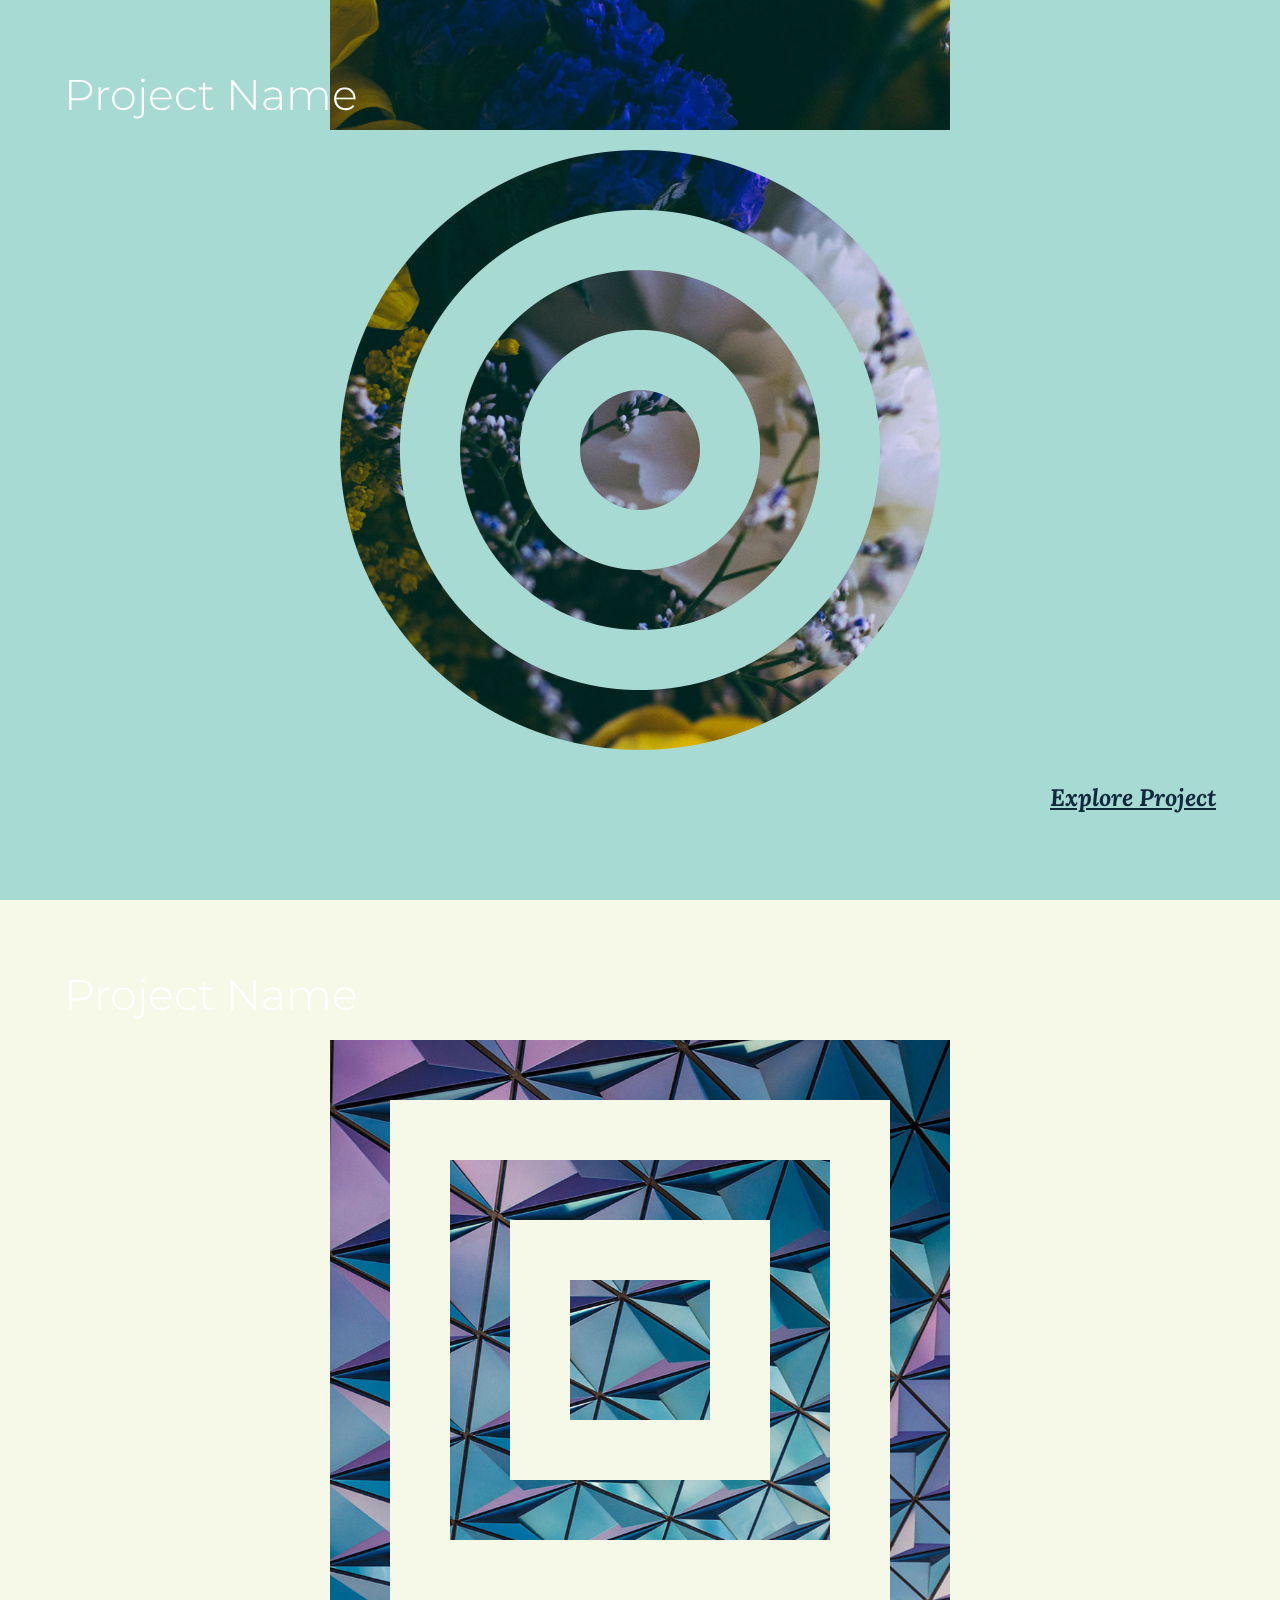
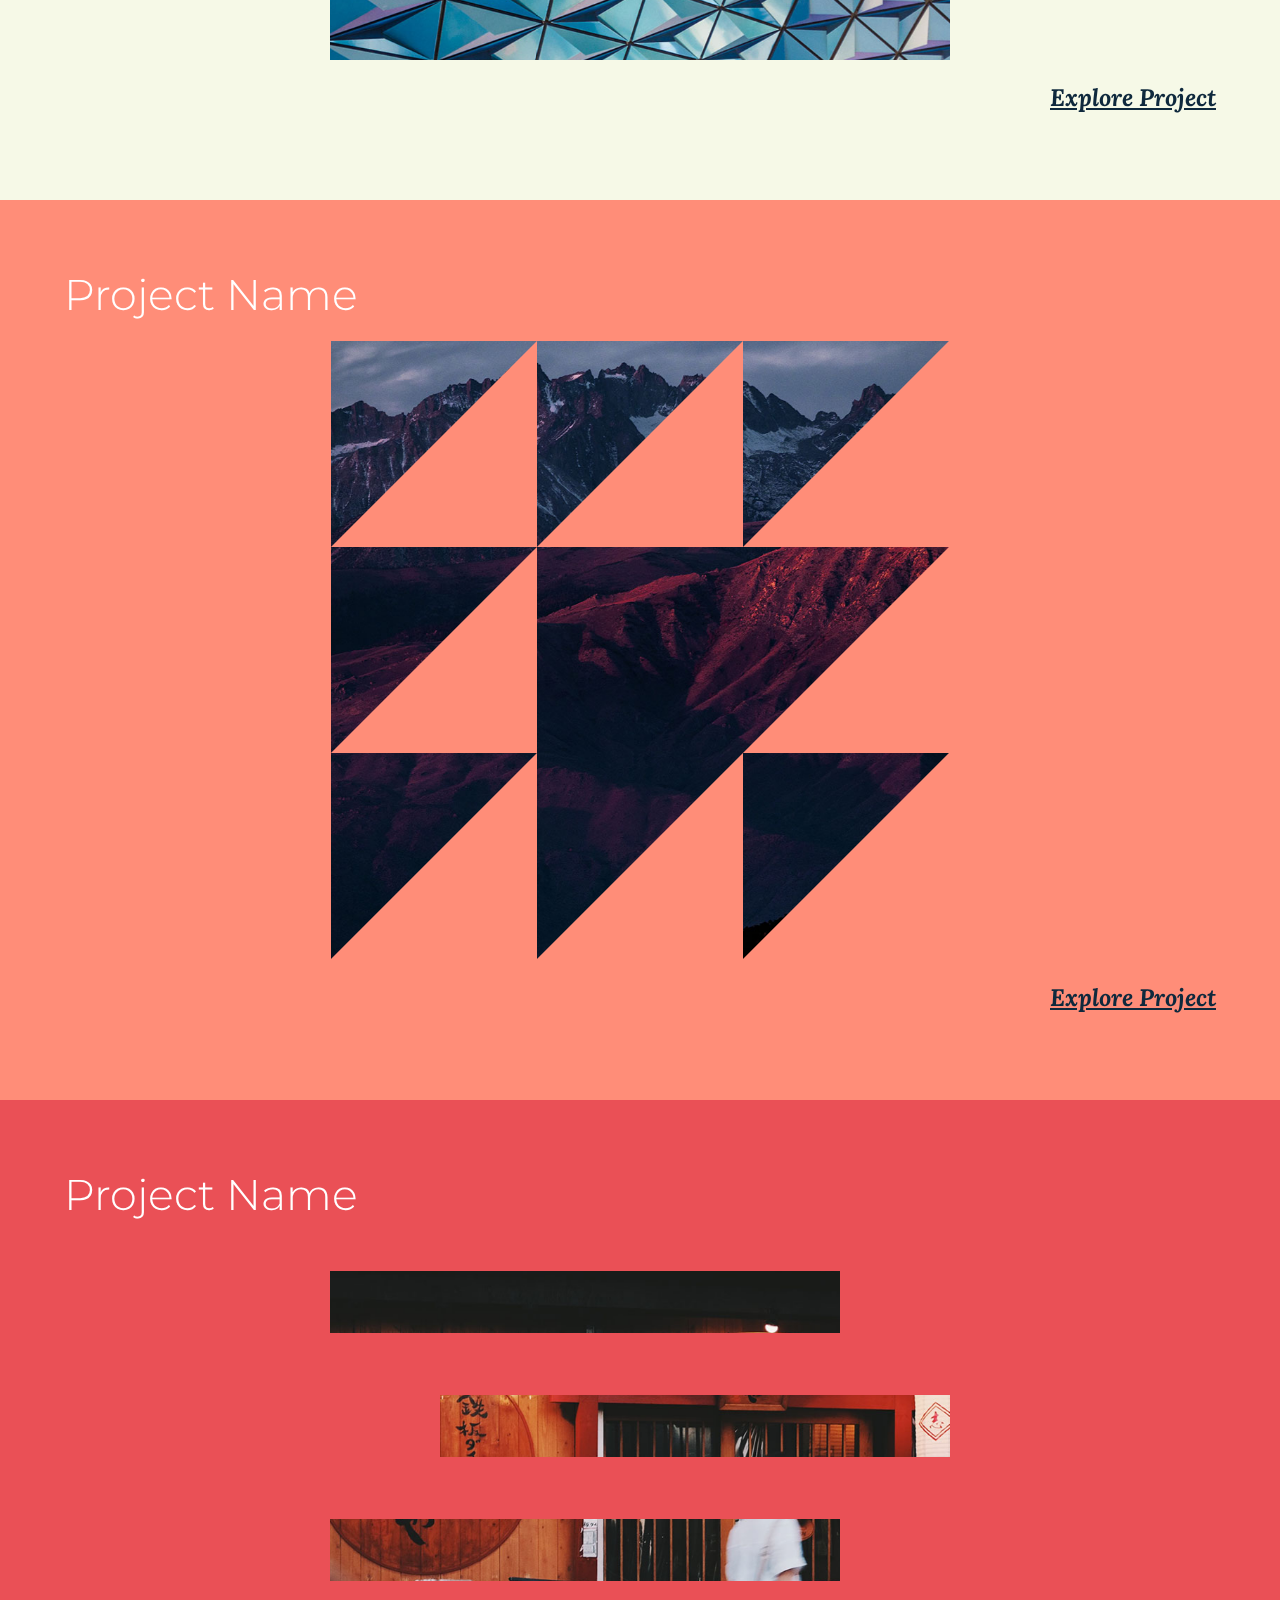
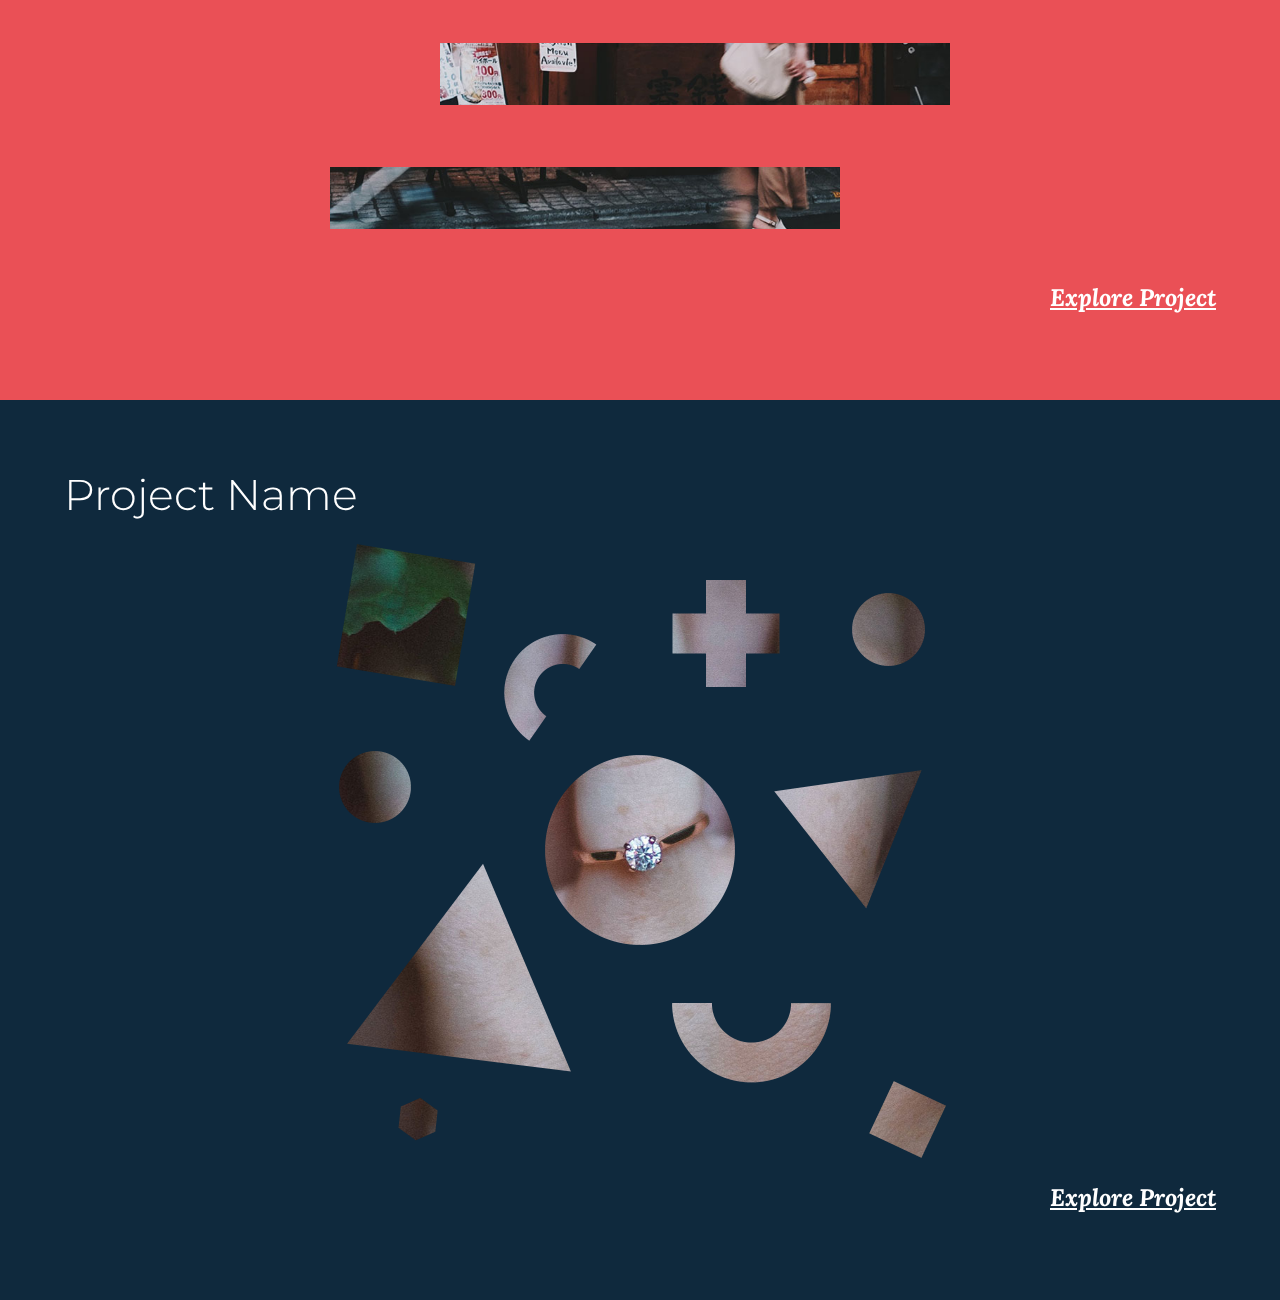
<file: index.html>
<!doctype html>
<html lang="en" class="no-js">
<head>
	<meta charset="UTF-8">
	<meta name="viewport" content="width=device-width, initial-scale=1">

	<link href="https://fonts.googleapis.com/css?family=Lora:700,700i|Roboto:300,400,700" rel="stylesheet">

	<link rel="stylesheet" href="css/reset.css"> <!-- CSS reset -->
	<link rel="stylesheet" href="css/style.css"> <!-- Resource style -->
    <link rel="stylesheet" href="css/particles.css">
    <link rel="stylesheet" href="css/base.css">


  	
	<title>Image Mask Effect | CodyHouse</title>
</head>
<body>
<main class="cd-image-mask-effect">
	<section class="project-1 cd-project-mask">
		<h1>Project Name</h1>
		<div class="featured-image"></div>
		<div class="mask">
			<img src="img/mask-01.png" alt="mask">
			<span class="mask-border mask-border-top"></span>
			<span class="mask-border mask-border-bottom"></span>
			<span class="mask-border mask-border-left"></span>
			<span class="mask-border mask-border-right"></span>
		</div>
        <script>
        </script>

		<a href="#0" class="project-trigger">Explore Project</a>

		<a href="#0" class="cd-scroll cd-img-replace">Scroll down</a>

		<div class="cd-project-info" data-url="project-1">
			<!-- content loaded using js -->
		</div>

		<a href="#0" class="project-close cd-img-replace">Close Project</a>
	</section> <!-- .cd-project-mask -->

	<section class="project-2 cd-project-mask">
		<h1>Project Name</h1>
		<div class="featured-image"></div>
		<div class="mask">
			<img src="img/mask-02.png" alt="mask">
			<span class="mask-border mask-border-top"></span>
			<span class="mask-border mask-border-bottom"></span>
			<span class="mask-border mask-border-left"></span>
			<span class="mask-border mask-border-right"></span>
		</div>

		<a href="#0" class="project-trigger">Explore Project</a>

		<a href="#0" class="cd-scroll cd-img-replace">Scroll down</a>

		<div class="cd-project-info" data-url="project-2">
			<!-- content loaded using js -->
		</div>

		<a href="#0" class="project-close cd-img-replace">Close Project</a>
	</section> <!-- .cd-project-mask -->

	<section class="project-3 cd-project-mask">
		<h1>Project Name</h1>
		<div class="featured-image"></div>
		<div class="mask">
			<img src="img/mask-03.png" alt="mask">
			<span class="mask-border mask-border-top"></span>
			<span class="mask-border mask-border-bottom"></span>
			<span class="mask-border mask-border-left"></span>
			<span class="mask-border mask-border-right"></span>
		</div>

		<a href="#0" class="project-trigger">Explore Project</a>

		<a href="#0" class="cd-scroll cd-img-replace">Scroll down</a>

		<div class="cd-project-info" data-url="project-3">
			<!-- content loaded using js -->
		</div>

		<a href="#0" class="project-close cd-img-replace">Close Project</a>
	</section> <!-- .cd-project-mask -->

	<section class="project-4 cd-project-mask dark-bg">
		<h1>Project Name</h1>
		<div class="featured-image"></div>
		<div class="mask">
			<img src="img/mask-04.png" alt="mask">
			<span class="mask-border mask-border-top"></span>
			<span class="mask-border mask-border-bottom"></span>
			<span class="mask-border mask-border-left"></span>
			<span class="mask-border mask-border-right"></span>
		</div>

		<a href="#0" class="project-trigger">Explore Project</a>

		<a href="#0" class="cd-scroll cd-img-replace">Scroll down</a>

		<div class="cd-project-info" data-url="project-4">
			<!-- content loaded using js -->
		</div>

		<a href="#0" class="project-close cd-img-replace">Close Project</a>
	</section> <!-- .cd-project-mask -->

	<section class="project-5 cd-project-mask dark-bg">
		<h1>Project Name</h1>
		<div class="featured-image"></div>
		<div class="mask">
			<img src="img/mask-05.png" alt="mask">
			<span class="mask-border mask-border-top"></span>
			<span class="mask-border mask-border-bottom"></span>
			<span class="mask-border mask-border-left"></span>
			<span class="mask-border mask-border-right"></span>
		</div>

		<a href="#0" class="project-trigger">Explore Project</a>

		<a href="#0" class="cd-scroll cd-img-replace">Scroll down</a>

		<div class="cd-project-info" data-url="project-5">
			<!-- content loaded using js -->
		</div>

		<a href="#0" class="project-close cd-img-replace">Close Project</a>
	</section> <!-- .cd-project-mask -->
</main>
	
<script src="https://ajax.googleapis.com/ajax/libs/jquery/3.0.0/jquery.min.js"></script>
<script>
	if( !window.jQuery ) document.write('<script src="js/jquery-3.0.0.min.js"><\/script>');
</script>
<script src="js/main.js"></script> <!-- Resource jQuery -->
<script src='js/anime.min.js'></script>
<script src='js/particles.js'></script>
<script src='js/demo.js'></script>
   <script>
            var particles = new Particles('.mask span');
            $('.project-trigger').on('click', function() {
                particles.disintegrate();
            });
    </script>
</body>
</html>
</file>
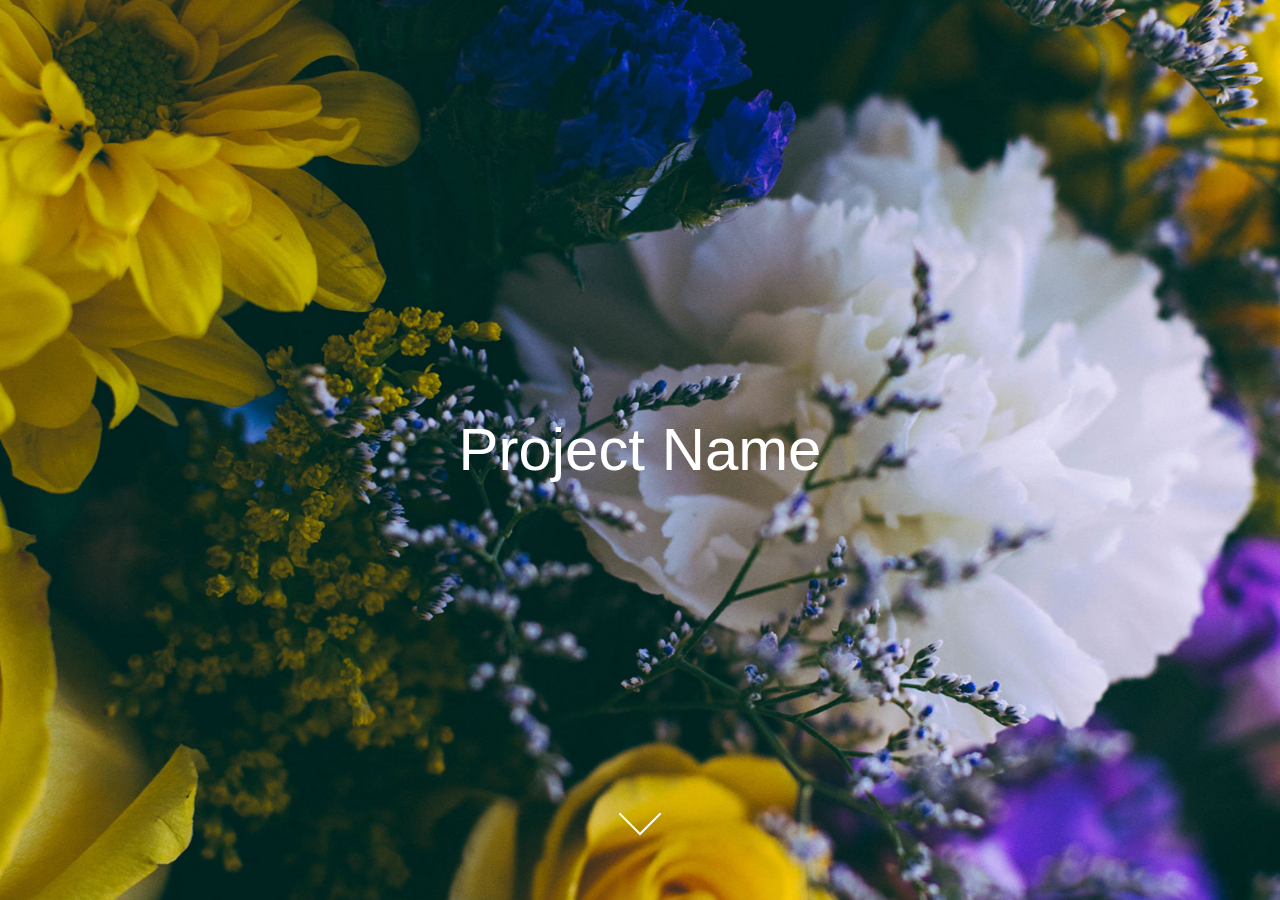
<file: project-1.html>
<!doctype html>
<html lang="en" class="no-js">
<head>
	<meta charset="UTF-8">
	<meta name="viewport" content="width=device-width, initial-scale=1">

	<link rel="stylesheet" href="css/reset.css"> <!-- CSS reset -->
	<link rel="stylesheet" href="css/style.css"> <!-- Resource style -->
  	
	<title>Project 1 | CodyHouse</title>
</head>
<body>
<main class="cd-image-mask-effect">
	<section class="project-1 cd-project-mask project-selected content-visible center-title">
		<h1>Project Name</h1>
		<div class="featured-image"></div>

		<a href="#0" class="cd-scroll cd-img-replace">Scroll down</a>

		<div class="cd-project-info">
			<div class="content-wrapper">
				<p>
					Lorem ipsum dolor sit amet, consectetur adipisicing elit. Minima, quod dicta aliquid nemo repellendus distinctio minus dolor aperiam suscipit, ea enim accusantium, deleniti qui sequi sint nihil modi amet eligendi, quidem animi error labore voluptatibus sed. Qui magnam labore, iusto nostrum. Praesentium non, impedit accusantium consequatur officia architecto, mollitia placeat aperiam tenetur pariatur voluptatibus corrupti vitae deserunt! Nostrum non mollitia deserunt ipsam. Sunt quaerat natus cupiditate iure ipsa voluptatibus recusandae ratione vitae amet distinctio, voluptas, minus vero expedita ea fugit similique sit cumque ad id facere? Ab quas, odio neque quis ratione. Natus labore sit esse, porro placeat eum hic.
				</p>

				<p>
					Lorem ipsum dolor sit amet, consectetur adipisicing elit. Minima, quod dicta aliquid nemo repellendus distinctio minus dolor aperiam suscipit, ea enim accusantium, deleniti qui sequi sint nihil modi amet eligendi, quidem animi error labore voluptatibus sed. Qui magnam labore, iusto nostrum. Praesentium non, impedit accusantium consequatur officia architecto, mollitia placeat aperiam tenetur pariatur voluptatibus corrupti vitae deserunt! Nostrum non mollitia deserunt ipsam. Sunt quaerat natus cupiditate iure ipsa voluptatibus recusandae ratione vitae amet distinctio, voluptas, minus vero expedita ea fugit similique sit cumque ad id facere? Ab quas, odio neque quis ratione. Natus labore sit esse, porro placeat eum hic.
				</p>

				<p>
					Lorem ipsum dolor sit amet, consectetur adipisicing elit. Minima, quod dicta aliquid nemo repellendus distinctio minus dolor aperiam suscipit, ea enim accusantium, deleniti qui sequi sint nihil modi amet eligendi, quidem animi error labore voluptatibus sed. Qui magnam labore, iusto nostrum. Praesentium non, impedit accusantium consequatur officia architecto, mollitia placeat aperiam tenetur pariatur voluptatibus corrupti vitae deserunt! Nostrum non mollitia deserunt ipsam. Sunt quaerat natus cupiditate iure ipsa voluptatibus recusandae ratione vitae amet distinctio, voluptas, minus vero expedita ea fugit similique sit cumque ad id facere? Ab quas, odio neque quis ratione. Natus labore sit esse, porro placeat eum hic.
				</p>
			</div>
		</div>
	</section>
</main>
	
<script src="https://ajax.googleapis.com/ajax/libs/jquery/3.0.0/jquery.min.js"></script>
<script>
	if( !window.jQuery ) document.write('<script src="js/jquery-3.0.0.min.js"><\/script>');
</script>
<script src="js/main.js"></script> <!-- Resource jQuery -->
</body>
</html>
</file>
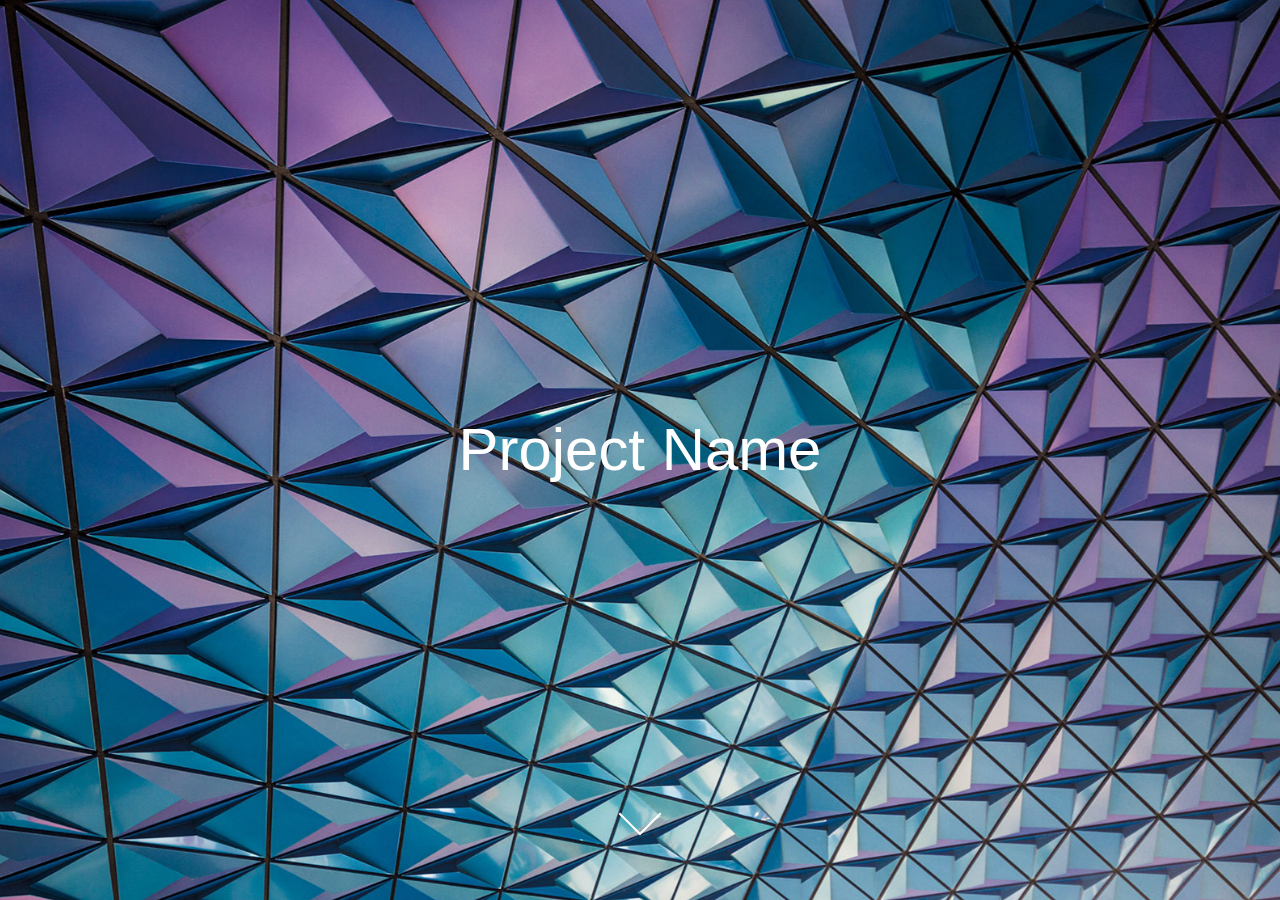
<file: project-2.html>
<!doctype html>
<html lang="en" class="no-js">
<head>
	<meta charset="UTF-8">
	<meta name="viewport" content="width=device-width, initial-scale=1">

	<link rel="stylesheet" href="css/reset.css"> <!-- CSS reset -->
	<link rel="stylesheet" href="css/style.css"> <!-- Resource style -->
  	
	<title>Project 2 | CodyHouse</title>
</head>
<body>
<main class="cd-image-mask-effect">
	<section class="project-2 cd-project-mask project-selected content-visible center-title">
		<h1>Project Name</h1>
		<div class="featured-image"></div>

		<a href="#0" class="cd-scroll cd-img-replace">Scroll down</a>

		<div class="cd-project-info">
			<div class="content-wrapper">
				<p>
					Lorem ipsum dolor sit amet, consectetur adipisicing elit. Minima, quod dicta aliquid nemo repellendus distinctio minus dolor aperiam suscipit, ea enim accusantium, deleniti qui sequi sint nihil modi amet eligendi, quidem animi error labore voluptatibus sed. Qui magnam labore, iusto nostrum. Praesentium non, impedit accusantium consequatur officia architecto, mollitia placeat aperiam tenetur pariatur voluptatibus corrupti vitae deserunt! Nostrum non mollitia deserunt ipsam. Sunt quaerat natus cupiditate iure ipsa voluptatibus recusandae ratione vitae amet distinctio, voluptas, minus vero expedita ea fugit similique sit cumque ad id facere? Ab quas, odio neque quis ratione. Natus labore sit esse, porro placeat eum hic.
				</p>

				<p>
					Lorem ipsum dolor sit amet, consectetur adipisicing elit. Minima, quod dicta aliquid nemo repellendus distinctio minus dolor aperiam suscipit, ea enim accusantium, deleniti qui sequi sint nihil modi amet eligendi, quidem animi error labore voluptatibus sed. Qui magnam labore, iusto nostrum. Praesentium non, impedit accusantium consequatur officia architecto, mollitia placeat aperiam tenetur pariatur voluptatibus corrupti vitae deserunt! Nostrum non mollitia deserunt ipsam. Sunt quaerat natus cupiditate iure ipsa voluptatibus recusandae ratione vitae amet distinctio, voluptas, minus vero expedita ea fugit similique sit cumque ad id facere? Ab quas, odio neque quis ratione. Natus labore sit esse, porro placeat eum hic.
				</p>

				<p>
					Lorem ipsum dolor sit amet, consectetur adipisicing elit. Minima, quod dicta aliquid nemo repellendus distinctio minus dolor aperiam suscipit, ea enim accusantium, deleniti qui sequi sint nihil modi amet eligendi, quidem animi error labore voluptatibus sed. Qui magnam labore, iusto nostrum. Praesentium non, impedit accusantium consequatur officia architecto, mollitia placeat aperiam tenetur pariatur voluptatibus corrupti vitae deserunt! Nostrum non mollitia deserunt ipsam. Sunt quaerat natus cupiditate iure ipsa voluptatibus recusandae ratione vitae amet distinctio, voluptas, minus vero expedita ea fugit similique sit cumque ad id facere? Ab quas, odio neque quis ratione. Natus labore sit esse, porro placeat eum hic.
				</p>
			</div>
		</div>
	</section>
</main>
	
<script src="https://ajax.googleapis.com/ajax/libs/jquery/3.0.0/jquery.min.js"></script>
<script>
	if( !window.jQuery ) document.write('<script src="js/jquery-3.0.0.min.js"><\/script>');
</script>
<script src="js/main.js"></script> <!-- Resource jQuery -->
</body>
</html>
</file>
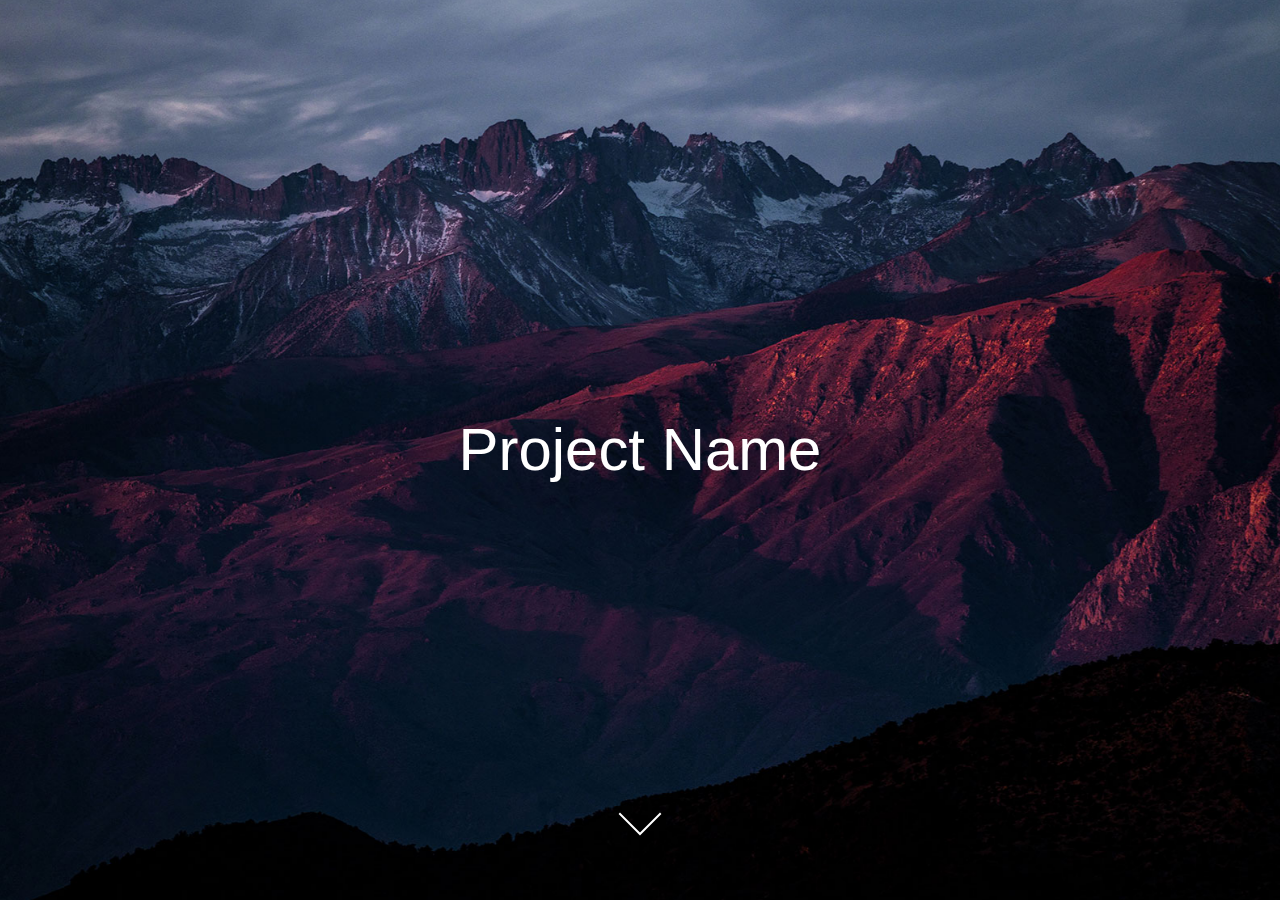
<file: project-3.html>
<!doctype html>
<html lang="en" class="no-js">
<head>
	<meta charset="UTF-8">
	<meta name="viewport" content="width=device-width, initial-scale=1">

	<link rel="stylesheet" href="css/reset.css"> <!-- CSS reset -->
	<link rel="stylesheet" href="css/style.css"> <!-- Resource style -->
  	
	<title>Project 3 | CodyHouse</title>
</head>
<body>
<main class="cd-image-mask-effect">
	<section class="project-3 cd-project-mask project-selected content-visible center-title">
		<h1>Project Name</h1>
		<div class="featured-image"></div>

		<a href="#0" class="cd-scroll cd-img-replace">Scroll down</a>

		<div class="cd-project-info">
			<div class="content-wrapper">
				<p>
					Lorem ipsum dolor sit amet, consectetur adipisicing elit. Minima, quod dicta aliquid nemo repellendus distinctio minus dolor aperiam suscipit, ea enim accusantium, deleniti qui sequi sint nihil modi amet eligendi, quidem animi error labore voluptatibus sed. Qui magnam labore, iusto nostrum. Praesentium non, impedit accusantium consequatur officia architecto, mollitia placeat aperiam tenetur pariatur voluptatibus corrupti vitae deserunt! Nostrum non mollitia deserunt ipsam. Sunt quaerat natus cupiditate iure ipsa voluptatibus recusandae ratione vitae amet distinctio, voluptas, minus vero expedita ea fugit similique sit cumque ad id facere? Ab quas, odio neque quis ratione. Natus labore sit esse, porro placeat eum hic.
				</p>

				<p>
					Lorem ipsum dolor sit amet, consectetur adipisicing elit. Minima, quod dicta aliquid nemo repellendus distinctio minus dolor aperiam suscipit, ea enim accusantium, deleniti qui sequi sint nihil modi amet eligendi, quidem animi error labore voluptatibus sed. Qui magnam labore, iusto nostrum. Praesentium non, impedit accusantium consequatur officia architecto, mollitia placeat aperiam tenetur pariatur voluptatibus corrupti vitae deserunt! Nostrum non mollitia deserunt ipsam. Sunt quaerat natus cupiditate iure ipsa voluptatibus recusandae ratione vitae amet distinctio, voluptas, minus vero expedita ea fugit similique sit cumque ad id facere? Ab quas, odio neque quis ratione. Natus labore sit esse, porro placeat eum hic.
				</p>

				<p>
					Lorem ipsum dolor sit amet, consectetur adipisicing elit. Minima, quod dicta aliquid nemo repellendus distinctio minus dolor aperiam suscipit, ea enim accusantium, deleniti qui sequi sint nihil modi amet eligendi, quidem animi error labore voluptatibus sed. Qui magnam labore, iusto nostrum. Praesentium non, impedit accusantium consequatur officia architecto, mollitia placeat aperiam tenetur pariatur voluptatibus corrupti vitae deserunt! Nostrum non mollitia deserunt ipsam. Sunt quaerat natus cupiditate iure ipsa voluptatibus recusandae ratione vitae amet distinctio, voluptas, minus vero expedita ea fugit similique sit cumque ad id facere? Ab quas, odio neque quis ratione. Natus labore sit esse, porro placeat eum hic.
				</p>
			</div>
		</div>
	</section>
</main>
	
<script src="https://ajax.googleapis.com/ajax/libs/jquery/3.0.0/jquery.min.js"></script>
<script>
	if( !window.jQuery ) document.write('<script src="js/jquery-3.0.0.min.js"><\/script>');
</script>
<script src="js/main.js"></script> <!-- Resource jQuery -->
</body>
</html>
</file>
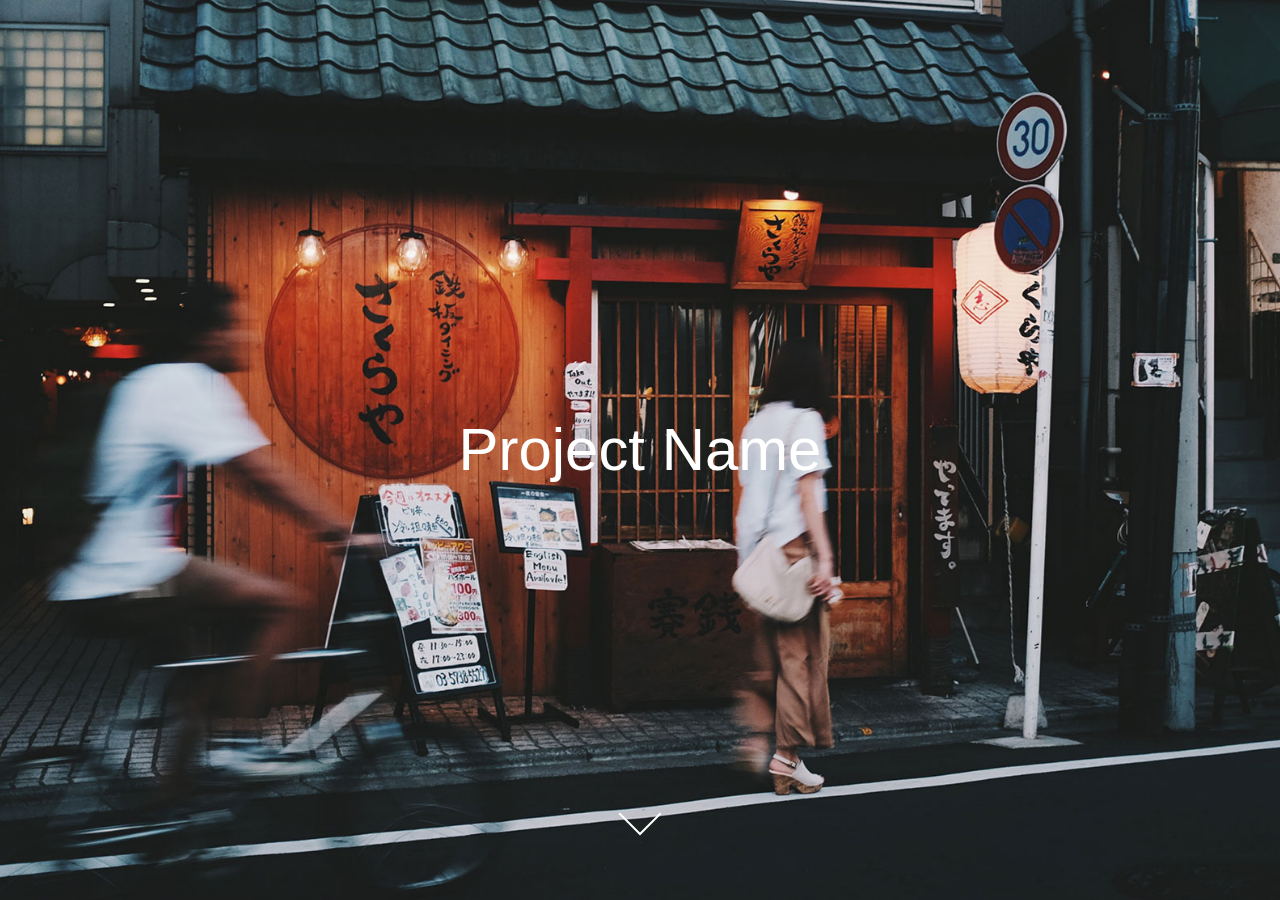
<file: project-4.html>
<!doctype html>
<html lang="en" class="no-js">
<head>
	<meta charset="UTF-8">
	<meta name="viewport" content="width=device-width, initial-scale=1">

	<link rel="stylesheet" href="css/reset.css"> <!-- CSS reset -->
	<link rel="stylesheet" href="css/style.css"> <!-- Resource style -->
  	
	<title>Project 4 | CodyHouse</title>
</head>
<body>
<main class="cd-image-mask-effect">
	<section class="project-4 cd-project-mask project-selected content-visible center-title">
		<h1>Project Name</h1>
		<div class="featured-image"></div>

		<a href="#0" class="cd-scroll cd-img-replace">Scroll down</a>

		<div class="cd-project-info">
			<div class="content-wrapper">
				<p>
					Lorem ipsum dolor sit amet, consectetur adipisicing elit. Minima, quod dicta aliquid nemo repellendus distinctio minus dolor aperiam suscipit, ea enim accusantium, deleniti qui sequi sint nihil modi amet eligendi, quidem animi error labore voluptatibus sed. Qui magnam labore, iusto nostrum. Praesentium non, impedit accusantium consequatur officia architecto, mollitia placeat aperiam tenetur pariatur voluptatibus corrupti vitae deserunt! Nostrum non mollitia deserunt ipsam. Sunt quaerat natus cupiditate iure ipsa voluptatibus recusandae ratione vitae amet distinctio, voluptas, minus vero expedita ea fugit similique sit cumque ad id facere? Ab quas, odio neque quis ratione. Natus labore sit esse, porro placeat eum hic.
				</p>

				<p>
					Lorem ipsum dolor sit amet, consectetur adipisicing elit. Minima, quod dicta aliquid nemo repellendus distinctio minus dolor aperiam suscipit, ea enim accusantium, deleniti qui sequi sint nihil modi amet eligendi, quidem animi error labore voluptatibus sed. Qui magnam labore, iusto nostrum. Praesentium non, impedit accusantium consequatur officia architecto, mollitia placeat aperiam tenetur pariatur voluptatibus corrupti vitae deserunt! Nostrum non mollitia deserunt ipsam. Sunt quaerat natus cupiditate iure ipsa voluptatibus recusandae ratione vitae amet distinctio, voluptas, minus vero expedita ea fugit similique sit cumque ad id facere? Ab quas, odio neque quis ratione. Natus labore sit esse, porro placeat eum hic.
				</p>

				<p>
					Lorem ipsum dolor sit amet, consectetur adipisicing elit. Minima, quod dicta aliquid nemo repellendus distinctio minus dolor aperiam suscipit, ea enim accusantium, deleniti qui sequi sint nihil modi amet eligendi, quidem animi error labore voluptatibus sed. Qui magnam labore, iusto nostrum. Praesentium non, impedit accusantium consequatur officia architecto, mollitia placeat aperiam tenetur pariatur voluptatibus corrupti vitae deserunt! Nostrum non mollitia deserunt ipsam. Sunt quaerat natus cupiditate iure ipsa voluptatibus recusandae ratione vitae amet distinctio, voluptas, minus vero expedita ea fugit similique sit cumque ad id facere? Ab quas, odio neque quis ratione. Natus labore sit esse, porro placeat eum hic.
				</p>
			</div>
		</div>
	</section>
</main>
	
<script src="https://ajax.googleapis.com/ajax/libs/jquery/3.0.0/jquery.min.js"></script>
<script>
	if( !window.jQuery ) document.write('<script src="js/jquery-3.0.0.min.js"><\/script>');
</script>
<script src="js/main.js"></script> <!-- Resource jQuery -->
</body>
</html>
</file>
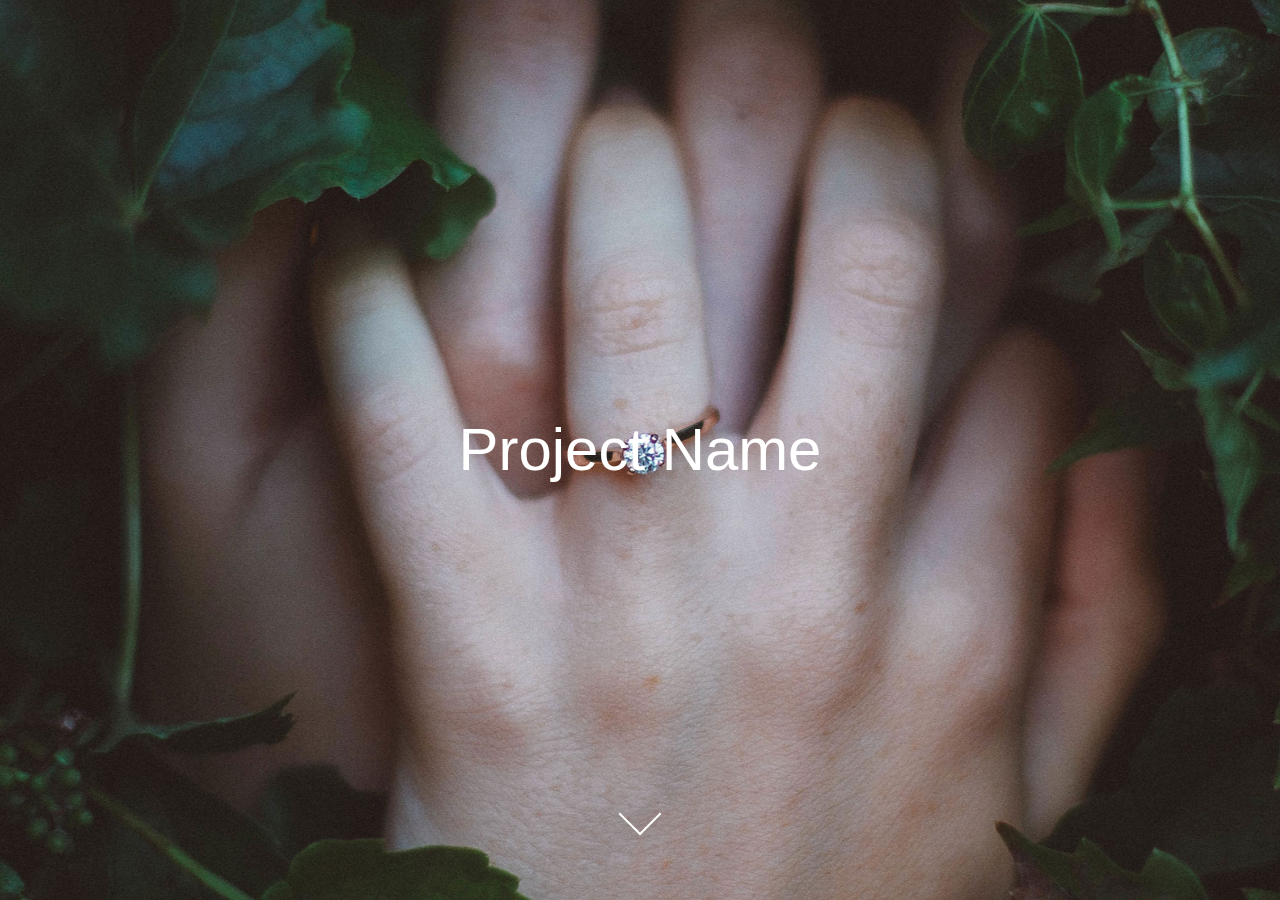
<file: project-5.html>
<!doctype html>
<html lang="en" class="no-js">
<head>
	<meta charset="UTF-8">
	<meta name="viewport" content="width=device-width, initial-scale=1">

	<link rel="stylesheet" href="css/reset.css"> <!-- CSS reset -->
	<link rel="stylesheet" href="css/style.css"> <!-- Resource style -->
  	
	<title>Project 5 | CodyHouse</title>
</head>
<body>
<main class="cd-image-mask-effect">
	<section class="project-5 cd-project-mask project-selected content-visible center-title">
		<h1>Project Name</h1>
		<div class="featured-image"></div>

		<a href="#0" class="cd-scroll cd-img-replace">Scroll down</a>

		<div class="cd-project-info">
			<div class="content-wrapper">
				<p>
					Lorem ipsum dolor sit amet, consectetur adipisicing elit. Minima, quod dicta aliquid nemo repellendus distinctio minus dolor aperiam suscipit, ea enim accusantium, deleniti qui sequi sint nihil modi amet eligendi, quidem animi error labore voluptatibus sed. Qui magnam labore, iusto nostrum. Praesentium non, impedit accusantium consequatur officia architecto, mollitia placeat aperiam tenetur pariatur voluptatibus corrupti vitae deserunt! Nostrum non mollitia deserunt ipsam. Sunt quaerat natus cupiditate iure ipsa voluptatibus recusandae ratione vitae amet distinctio, voluptas, minus vero expedita ea fugit similique sit cumque ad id facere? Ab quas, odio neque quis ratione. Natus labore sit esse, porro placeat eum hic.
				</p>

				<p>
					Lorem ipsum dolor sit amet, consectetur adipisicing elit. Minima, quod dicta aliquid nemo repellendus distinctio minus dolor aperiam suscipit, ea enim accusantium, deleniti qui sequi sint nihil modi amet eligendi, quidem animi error labore voluptatibus sed. Qui magnam labore, iusto nostrum. Praesentium non, impedit accusantium consequatur officia architecto, mollitia placeat aperiam tenetur pariatur voluptatibus corrupti vitae deserunt! Nostrum non mollitia deserunt ipsam. Sunt quaerat natus cupiditate iure ipsa voluptatibus recusandae ratione vitae amet distinctio, voluptas, minus vero expedita ea fugit similique sit cumque ad id facere? Ab quas, odio neque quis ratione. Natus labore sit esse, porro placeat eum hic.
				</p>

				<p>
					Lorem ipsum dolor sit amet, consectetur adipisicing elit. Minima, quod dicta aliquid nemo repellendus distinctio minus dolor aperiam suscipit, ea enim accusantium, deleniti qui sequi sint nihil modi amet eligendi, quidem animi error labore voluptatibus sed. Qui magnam labore, iusto nostrum. Praesentium non, impedit accusantium consequatur officia architecto, mollitia placeat aperiam tenetur pariatur voluptatibus corrupti vitae deserunt! Nostrum non mollitia deserunt ipsam. Sunt quaerat natus cupiditate iure ipsa voluptatibus recusandae ratione vitae amet distinctio, voluptas, minus vero expedita ea fugit similique sit cumque ad id facere? Ab quas, odio neque quis ratione. Natus labore sit esse, porro placeat eum hic.
				</p>
			</div>
		</div>
	</section>
</main>
	
<script src="https://ajax.googleapis.com/ajax/libs/jquery/3.0.0/jquery.min.js"></script>
<script>
	if( !window.jQuery ) document.write('<script src="js/jquery-3.0.0.min.js"><\/script>');
</script>
<script src="js/main.js"></script> <!-- Resource jQuery -->
</body>
</html>
</file>
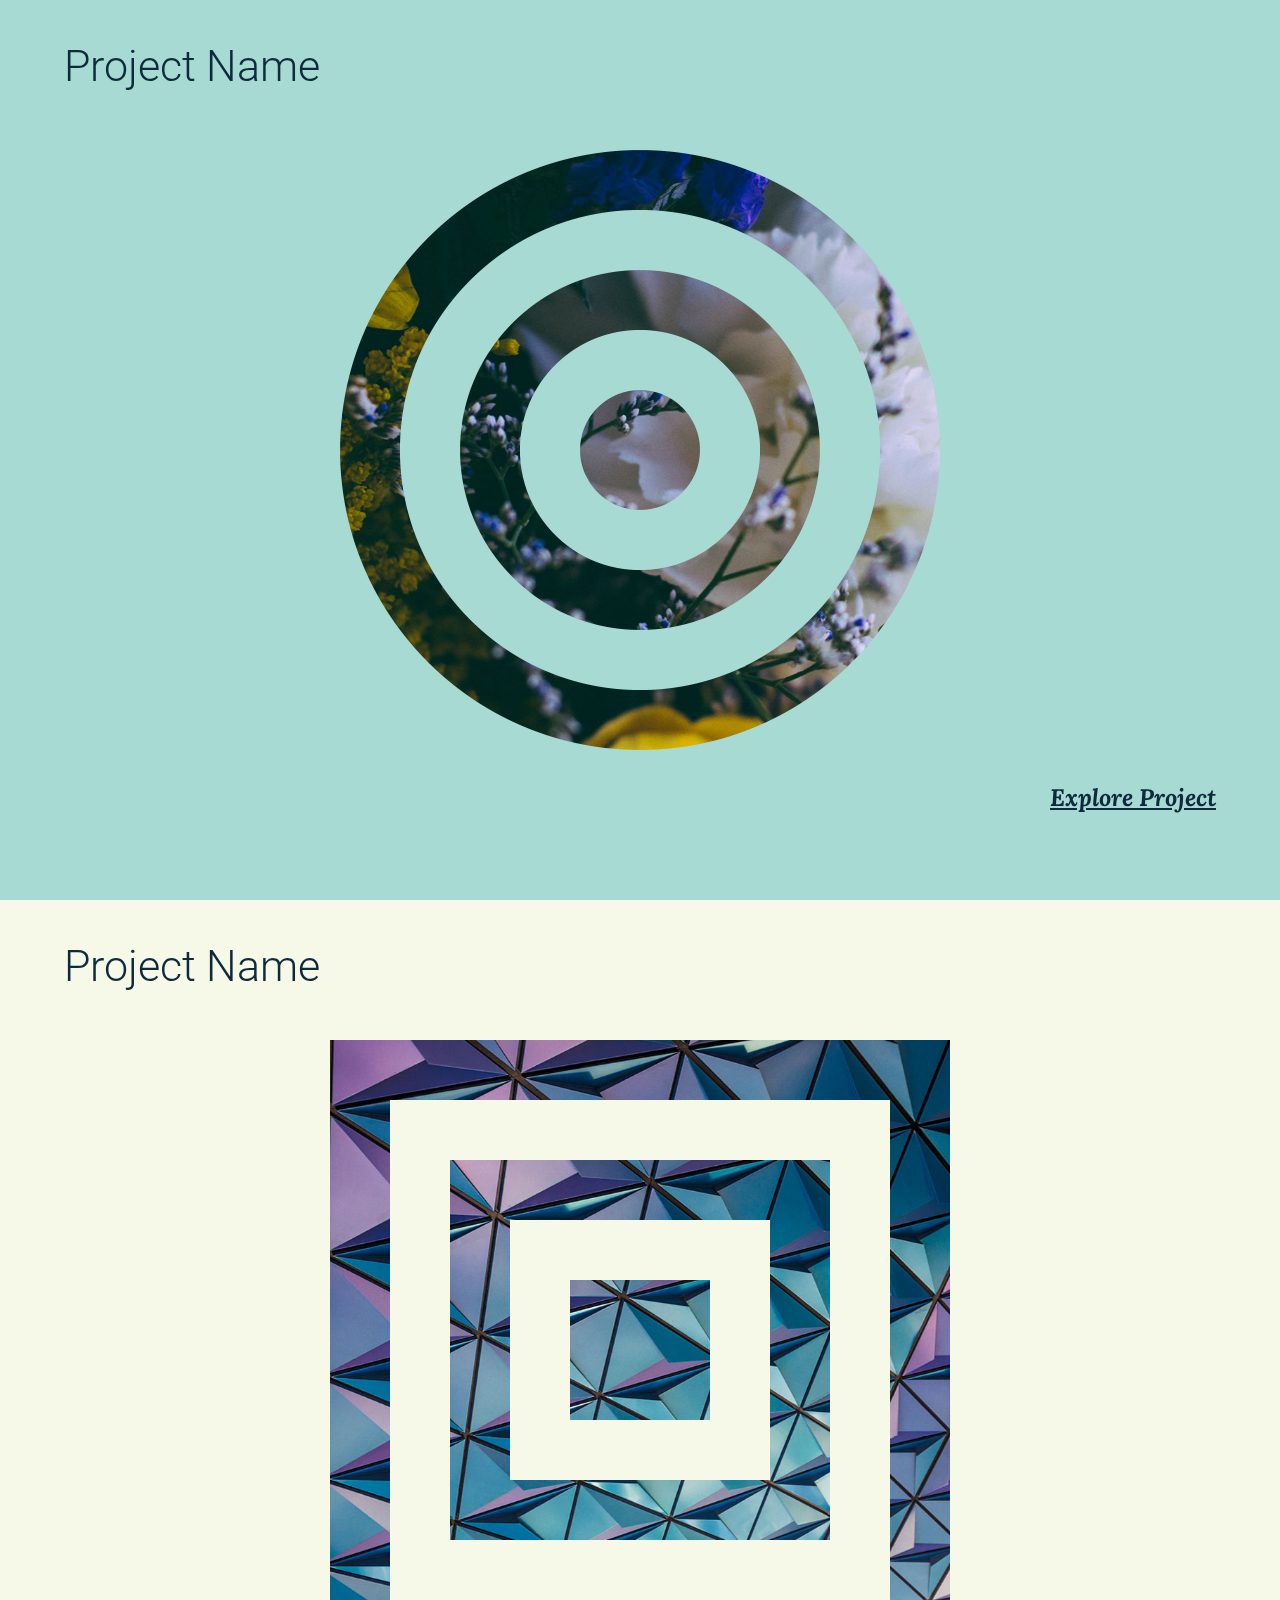
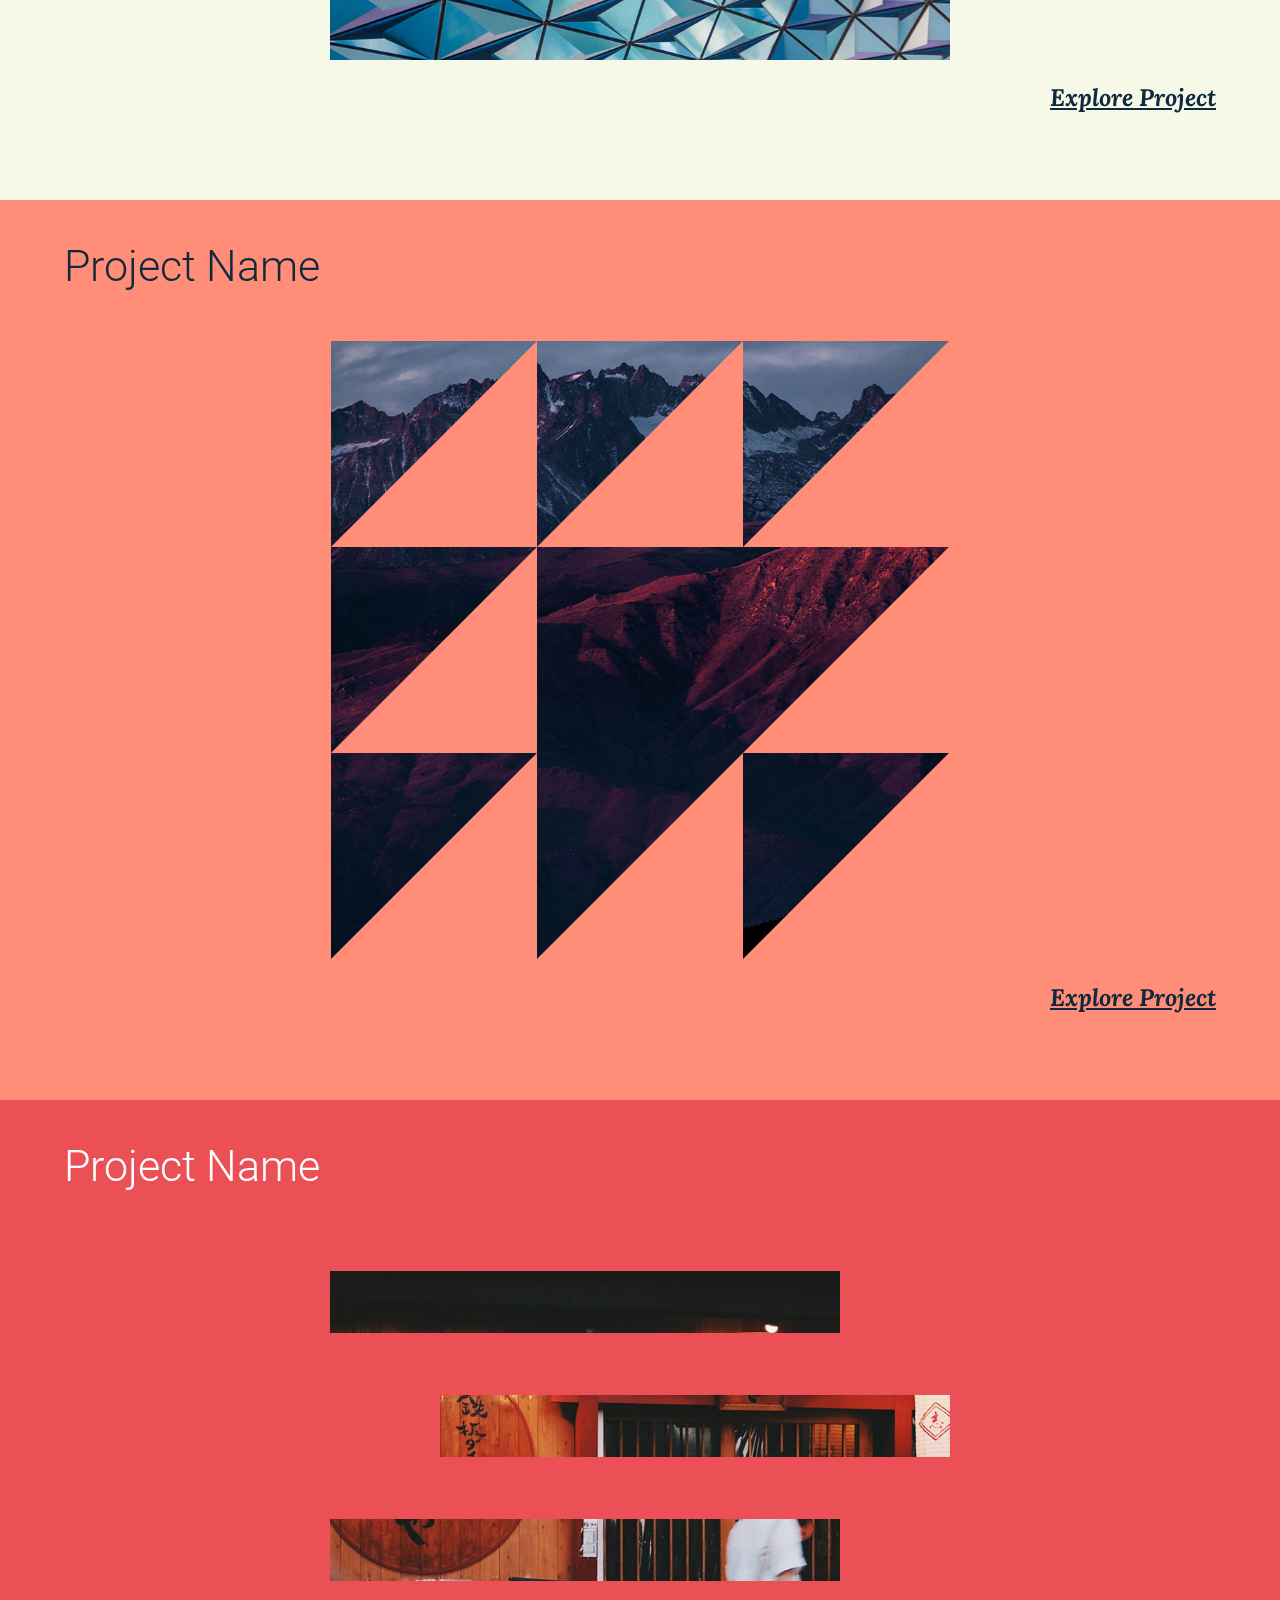
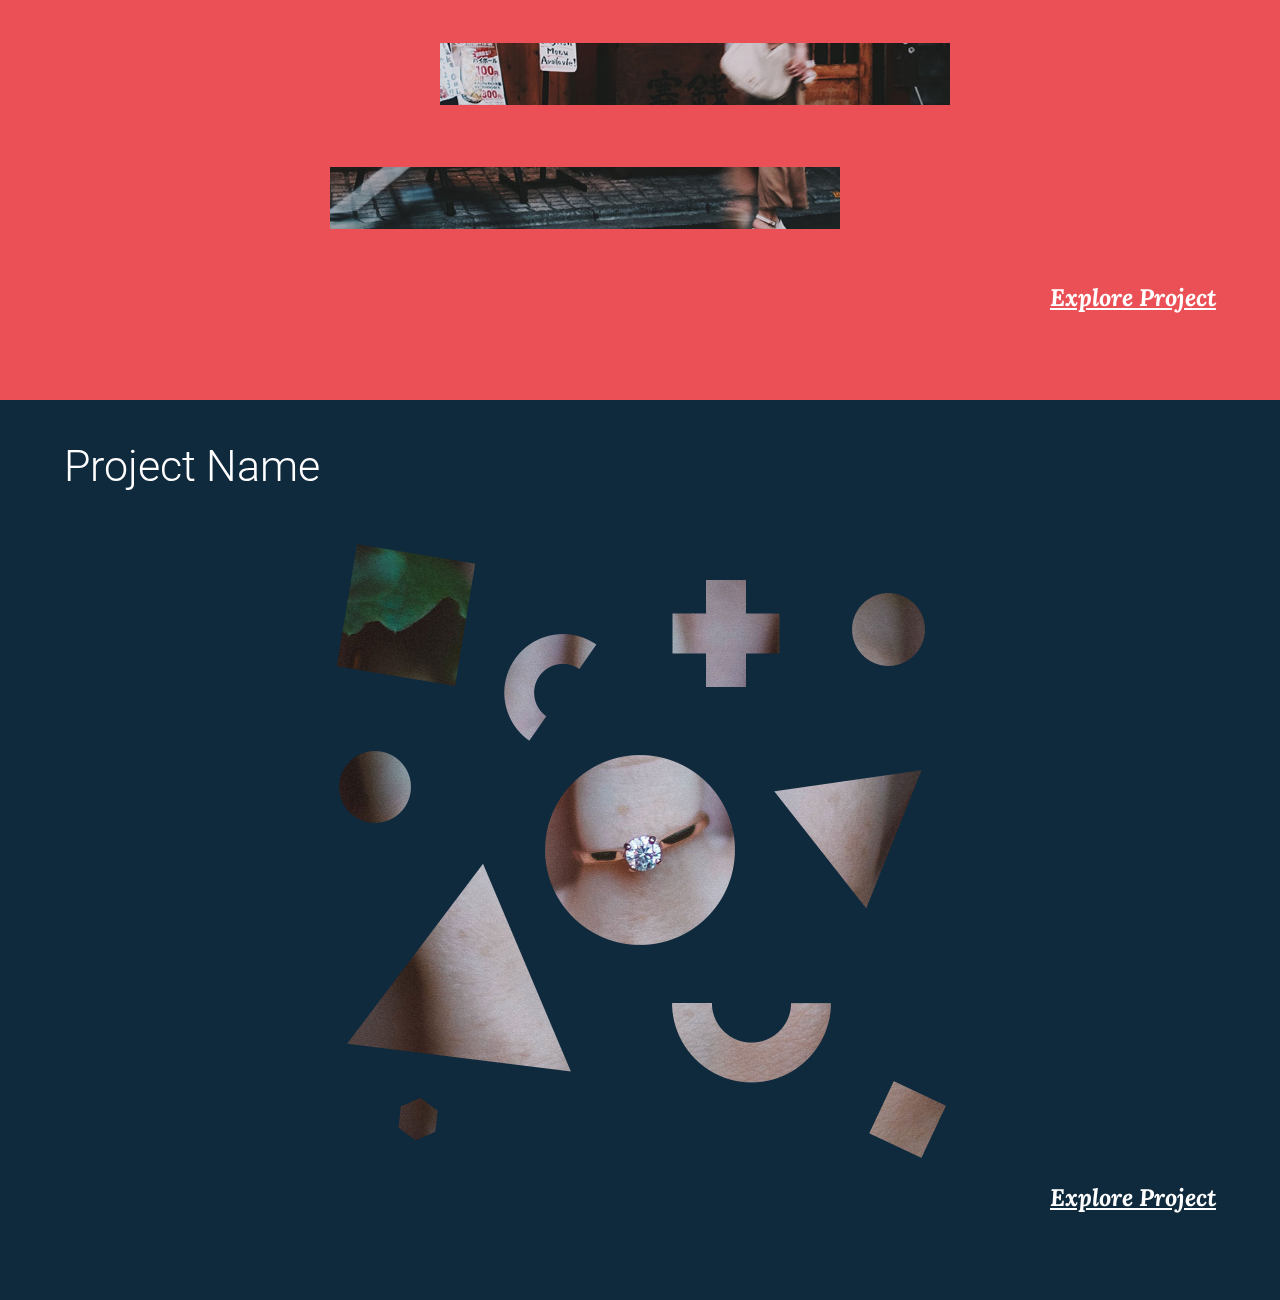
<file: test.html>
<!doctype html>
<html lang="en" class="no-js">
<head>
	<meta charset="UTF-8">
	<meta name="viewport" content="width=device-width, initial-scale=1">

	<link href="https://fonts.googleapis.com/css?family=Lora:700,700i|Roboto:300,400,700" rel="stylesheet">

	<link rel="stylesheet" href="css/reset.css"> <!-- CSS reset -->
	<link rel="stylesheet" href="css/style.css"> <!-- Resource style -->

	<title>Image Mask Effect | CodyHouse</title>
</head>
<body>
<main class="cd-image-mask-effect">
	<section class="project-1 cd-project-mask">
		<h1>Project Name</h1>
		<div class="featured-image"></div>
		<div class="mask">
			<img src="img/mask-01.png" alt="mask">
			<span class="mask-border mask-border-top"></span>
			<span class="mask-border mask-border-bottom"></span>
			<span class="mask-border mask-border-left"></span>
			<span class="mask-border mask-border-right"></span>
		</div>

		<a href="#0" class="project-trigger">Explore Project</a>

		<a href="#0" class="cd-scroll cd-img-replace">Scroll down</a>

		<div class="cd-project-info" data-url="project-1">
			<!-- content loaded using js -->
		</div>

		<a href="#0" class="project-close cd-img-replace">Close Project</a>
	</section> <!-- .cd-project-mask -->

	<section class="project-2 cd-project-mask">
		<h1>Project Name</h1>
		<div class="featured-image"></div>
		<div class="mask">
			<img src="img/mask-02.png" alt="mask">
			<span class="mask-border mask-border-top"></span>
			<span class="mask-border mask-border-bottom"></span>
			<span class="mask-border mask-border-left"></span>
			<span class="mask-border mask-border-right"></span>
		</div>

		<a href="#0" class="project-trigger">Explore Project</a>

		<a href="#0" class="cd-scroll cd-img-replace">Scroll down</a>

		<div class="cd-project-info" data-url="project-2">
			<!-- content loaded using js -->
		</div>

		<a href="#0" class="project-close cd-img-replace">Close Project</a>
	</section> <!-- .cd-project-mask -->

	<section class="project-3 cd-project-mask">
		<h1>Project Name</h1>
		<div class="featured-image"></div>
		<div class="mask">
			<img src="img/mask-03.png" alt="mask">
			<span class="mask-border mask-border-top"></span>
			<span class="mask-border mask-border-bottom"></span>
			<span class="mask-border mask-border-left"></span>
			<span class="mask-border mask-border-right"></span>
		</div>

		<a href="#0" class="project-trigger">Explore Project</a>

		<a href="#0" class="cd-scroll cd-img-replace">Scroll down</a>

		<div class="cd-project-info" data-url="project-3">
			<!-- content loaded using js -->
		</div>

		<a href="#0" class="project-close cd-img-replace">Close Project</a>
	</section> <!-- .cd-project-mask -->

	<section class="project-4 cd-project-mask dark-bg">
		<h1>Project Name</h1>
		<div class="featured-image"></div>
		<div class="mask">
			<img src="img/mask-04.png" alt="mask">
			<span class="mask-border mask-border-top"></span>
			<span class="mask-border mask-border-bottom"></span>
			<span class="mask-border mask-border-left"></span>
			<span class="mask-border mask-border-right"></span>
		</div>

		<a href="#0" class="project-trigger">Explore Project</a>

		<a href="#0" class="cd-scroll cd-img-replace">Scroll down</a>

		<div class="cd-project-info" data-url="project-4">
			<!-- content loaded using js -->
		</div>

		<a href="#0" class="project-close cd-img-replace">Close Project</a>
	</section> <!-- .cd-project-mask -->

	<section class="project-5 cd-project-mask dark-bg">
		<h1>Project Name</h1>
		<div class="featured-image"></div>
		<div class="mask">
			<img src="img/mask-05.png" alt="mask">
			<span class="mask-border mask-border-top"></span>
			<span class="mask-border mask-border-bottom"></span>
			<span class="mask-border mask-border-left"></span>
			<span class="mask-border mask-border-right"></span>
		</div>

		<a href="#0" class="project-trigger">Explore Project</a>

		<a href="#0" class="cd-scroll cd-img-replace">Scroll down</a>

		<div class="cd-project-info" data-url="project-5">
			<!-- content loaded using js -->
		</div>

		<a href="#0" class="project-close cd-img-replace">Close Project</a>
	</section> <!-- .cd-project-mask -->
</main>

<script src="https://ajax.googleapis.com/ajax/libs/jquery/3.0.0/jquery.min.js"></script>
<script>
	if( !window.jQuery ) document.write('<script src="js/jquery-3.0.0.min.js"><\/script>');
</script>
<script src="js/main.js"></script> <!-- Resource jQuery -->
</body>
</html>
</file>
<file: css/style.css>
/* -------------------------------- 

Primary style

-------------------------------- */
*, *::after, *::before {
  box-sizing: border-box;
}

html {
  font-size: 62.4%;
}

body {
  font-size: 1.6rem;
  font-family: "Roboto", sans-serif;
  color: #0f293d;
  background-color: white;
  -webkit-font-smoothing: antialiased;
  -moz-osx-font-smoothing: grayscale;
}

a {
  color: #f6f9e7;
  text-decoration: none;
}

img {
  max-width: 100%;
}

.cd-img-replace {
  /* replace text with image */
  color: transparent;
  white-space: nowrap;
  text-indent: 100%;
  overflow: hidden;
}

/* -------------------------------- 

Main Components 

-------------------------------- */
.cd-image-mask-effect {
  min-height: 100vh;
}

.cd-project-mask {
  position: relative;
  height: 100vh;
  width: 100%;
  overflow: hidden;
}

.cd-project-mask h1 {
  position: absolute;
  z-index: 1;
  top: 5%;
  left: 5%;
  font-size: 2.4rem;
  font-weight: 300;
  -webkit-transition: opacity .4s;
  transition: opacity .4s;
}

.cd-project-mask.center-title h1 {
  /* this class is used to center the project title when a project is active */
  left: 50%;
  top: 50%;
  bottom: auto;
  right: auto;
  -webkit-transform: translateX(-50%) translateY(-50%);
      -ms-transform: translateX(-50%) translateY(-50%);
          transform: translateX(-50%) translateY(-50%);
  color: white;
}

.project-view .cd-project-mask:not(.project-selected) {
  /* the project-view class is added to the .cd-image-mask-effect element when a project is selected - hide all not selected projects */
  position: absolute;
  top: 0;
  left: 0;
  opacity: 0;
  visibility: hidden;
}

.cd-project-mask .featured-image,
.cd-project-mask .mask {
  /* Force hardware acceleration */
  -webkit-transform: translateZ(0);
          transform: translateZ(0);
  -webkit-backface-visibility: hidden;
          backface-visibility: hidden;
  will-change: transform, opacity;
}

.cd-project-mask .featured-image {
  /* project intro image */
  position: absolute;
  left: 50%;
  top: 50%;
  bottom: auto;
  right: auto;
  -webkit-transform: translateX(-50%) translateY(-50%);
      -ms-transform: translateX(-50%) translateY(-50%);
          transform: translateX(-50%) translateY(-50%);
  height: 100%;
  width: 100%;
  background: url(../img/img-01.jpg) no-repeat center center;
  background-size: cover;
}

.cd-project-mask .mask {
  position: absolute;
  left: 50%;
  top: 50%;
  bottom: auto;
  right: auto;
  -webkit-transform: translateX(-50%) translateY(-50%);
      -ms-transform: translateX(-50%) translateY(-50%);
          transform: translateX(-50%) translateY(-50%);
  width: 300px;
  height: 300px;
}

.cd-project-mask .mask img {
  display: block;
}

.cd-project-mask .mask .mask-border {
  /* this is used to create a frame around the mask */
  position: absolute;
}

.cd-project-mask .mask .mask-border-top,
.cd-project-mask .mask .mask-border-bottom {
  /* this is used to create a frame around the mask */
  height: calc(50vh - 150px + 10px);
  width: 100vw;
  left: 50%;
  right: auto;
  -webkit-transform: translateX(-50%);
      -ms-transform: translateX(-50%);
          transform: translateX(-50%);
}

.cd-project-mask .mask .mask-border-top {
  bottom: calc(100% - 10px);
}

.cd-project-mask .mask .mask-border-bottom {
  top: calc(100% - 10px);
}

.cd-project-mask .mask .mask-border-left,
.cd-project-mask .mask .mask-border-right {
  /* this is used to create a frame around the mask */
  height: 100vh;
  width: calc(50vw - 150px + 10px);
  top: 50%;
  bottom: auto;
  -webkit-transform: translateY(-50%);
      -ms-transform: translateY(-50%);
          transform: translateY(-50%);
}

.cd-project-mask .mask .mask-border-left {
  left: calc(100% - 10px);
}

.cd-project-mask .mask .mask-border-right {
  right: calc(100% - 10px);
}

.cd-project-mask .project-trigger,
.cd-project-mask .project-close {
  position: absolute;
  z-index: 3;
  right: 5%;
}

.cd-project-mask .project-trigger {
  bottom: 10%;
  color: #0f293d;
  font-family: "Lora", serif;
  font-style: italic;
  font-weight: bold;
  text-decoration: underline;
  -webkit-transition: opacity .4s;
  transition: opacity .4s;
}

.cd-project-mask .project-trigger:hover {
  opacity: .8;
}

.cd-project-mask .project-close {
  /* this is the 'X' icon - visible when a project has been selected */
  top: 24px;
  height: 48px;
  width: 48px;
  border-radius: 50%;
  background: rgba(0, 0, 0, 0.6);
  -webkit-transform: scale(0);
      -ms-transform: scale(0);
          transform: scale(0);
  -webkit-transition: -webkit-transform .3s;
  transition: -webkit-transform .3s;
  transition: transform .3s;
  transition: transform .3s, -webkit-transform .3s;
}

.cd-project-mask .project-close:hover {
  background: black;
}

.cd-project-mask .project-close::after, .cd-project-mask .project-close::before {
  /* the 'X' lines */
  content: '';
  position: absolute;
  width: 18px;
  height: 2px;
  top: 50%;
  left: 50%;
  background: white;
}

.cd-project-mask .project-close::before {
  -webkit-transform: translateX(-50%) translateY(-50%) rotate(45deg);
      -ms-transform: translateX(-50%) translateY(-50%) rotate(45deg);
          transform: translateX(-50%) translateY(-50%) rotate(45deg);
}

.cd-project-mask .project-close::after {
  -webkit-transform: translateX(-50%) translateY(-50%) rotate(-45deg);
      -ms-transform: translateX(-50%) translateY(-50%) rotate(-45deg);
          transform: translateX(-50%) translateY(-50%) rotate(-45deg);
}

.cd-project-mask.project-selected .project-trigger {
  /* hide .project-trigger when a project has been selected */
  opacity: 0;
  visibility: hidden;
}

.cd-project-mask.project-selected .project-close {
  /* show the 'X' icon when a project has been selected */
  -webkit-transform: scale(1);
      -ms-transform: scale(1);
          transform: scale(1);
  -webkit-transition: background .3s, -webkit-transform .3s .6s;
  transition: background .3s, -webkit-transform .3s .6s;
  transition: transform .3s .6s, background .3s;
  transition: transform .3s .6s, background .3s, -webkit-transform .3s .6s;
}

.cd-project-mask.project-selected .featured-image {
  -webkit-transform: translateX(-50%) translateY(-50%) scale(1.15);
      -ms-transform: translateX(-50%) translateY(-50%) scale(1.15);
          transform: translateX(-50%) translateY(-50%) scale(1.15);
  -webkit-transition: -webkit-transform .6s;
  transition: -webkit-transform .6s;
  transition: transform .6s;
  transition: transform .6s, -webkit-transform .6s;
}

.cd-project-mask.project-selected .mask {
  /* mask scale value is set using js */
  opacity: 0;
  -webkit-transition: opacity .3s .3s, -webkit-transform .6s 0s;
  transition: opacity .3s .3s, -webkit-transform .6s 0s;
  transition: transform .6s 0s, opacity .3s .3s;
  transition: transform .6s 0s, opacity .3s .3s, -webkit-transform .6s 0s;
  -webkit-transition-timing-function: cubic-bezier(0.59, 0.05, 0.82, 0.13);
          transition-timing-function: cubic-bezier(0.59, 0.05, 0.82, 0.13);
}

.cd-project-mask.scaling-down.project-selected .project-close {
  /* the scaling-down class is added to the project when the user closes it */
  -webkit-transform: scale(0);
      -ms-transform: scale(0);
          transform: scale(0);
  -webkit-transition: -webkit-transform .3s 0s;
  transition: -webkit-transform .3s 0s;
  transition: transform .3s 0s;
  transition: transform .3s 0s, -webkit-transform .3s 0s;
}

.cd-project-mask.scaling-down.project-selected .featured-image {
  /* the scaling-down class is added to the project when the user closes it */
  -webkit-transform: translateX(-50%) translateY(-50%);
      -ms-transform: translateX(-50%) translateY(-50%);
          transform: translateX(-50%) translateY(-50%);
  -webkit-transition: -webkit-transform 1s;
  transition: -webkit-transform 1s;
  transition: transform 1s;
  transition: transform 1s, -webkit-transform 1s;
}

.cd-project-mask.scaling-down.project-selected .mask {
  /* the scaling-down class is added to the project when the user closes it */
  opacity: 1;
  -webkit-transition: opacity .3s, -webkit-transform 1s 0s;
  transition: opacity .3s, -webkit-transform 1s 0s;
  transition: transform 1s 0s, opacity .3s;
  transition: transform 1s 0s, opacity .3s, -webkit-transform 1s 0s;
  -webkit-transition-timing-function: cubic-bezier(0.08, 0.37, 0.13, 0.99);
          transition-timing-function: cubic-bezier(0.08, 0.37, 0.13, 0.99);
}

.cd-project-mask.no-transition .mask {
  /* the no-transition class is used during window resize - remove transition while resetting mask scale */
  -webkit-transition: none;
  transition: none;
}

.cd-project-mask.dark-bg h1, .cd-project-mask.dark-bg .project-trigger {
  color: white;
}

@media only screen and (max-height: 390px) {
  .cd-project-mask .mask {
    width: 76vh;
    height: 76vh;
  }
  .cd-project-mask .mask .mask-border-top, .cd-project-mask .mask .mask-border-bottom {
    /* height -> 50vh - 38vh + 10px */
    height: calc(12vh + 10px);
  }
  .cd-project-mask .mask .mask-border-left, .cd-project-mask .mask .mask-border-right {
    width: calc(50vw - 38vh + 10px);
  }
}

@media only screen and (min-width: 768px) {
  .cd-project-mask h1 {
    font-size: 3rem;
  }
  .cd-project-mask .mask {
    width: 480px;
    height: 480px;
  }
  .cd-project-mask .mask .mask-border-top, .cd-project-mask .mask .mask-border-bottom {
    height: calc(50vh - 240px  + 10px);
  }
  .cd-project-mask .mask .mask-border-left, .cd-project-mask .mask .mask-border-right {
    width: calc(50vw - 240px  + 10px);
  }
  .cd-project-mask .project-trigger {
    font-size: 2rem;
  }
}

@media only screen and (min-width: 768px) and (max-height: 630px) {
  .cd-project-mask .mask {
    width: 76vh;
    height: 76vh;
  }
  .cd-project-mask .mask .mask-border-top, .cd-project-mask .mask .mask-border-bottom {
    /* height -> 50vh - 38vh + 10px */
    height: calc(12vh + 10px);
  }
  .cd-project-mask .mask .mask-border-left, .cd-project-mask .mask .mask-border-right {
    width: calc(50vw - 38vh + 10px);
  }
}

@media only screen and (min-width: 1170px) {
  .cd-project-mask h1 {
    font-size: 4.3rem;
  }
  .cd-project-mask.center-title h1 {
    font-size: 6rem;
  }
  .cd-project-mask .mask {
    width: 640px;
    height: 640px;
  }
  .cd-project-mask .mask .mask-border-top, .cd-project-mask .mask .mask-border-bottom {
    height: calc(50vh - 320px  + 10px);
  }
  .cd-project-mask .mask .mask-border-left, .cd-project-mask .mask .mask-border-right {
    width: calc(50vw - 320px  + 10px);
  }
  .cd-project-mask .project-trigger {
    font-size: 2.4rem;
  }
}

@media only screen and (min-width: 1170px) and (max-height: 840px) {
  .cd-project-mask .mask {
    width: 76vh;
    height: 76vh;
  }
  .cd-project-mask .mask .mask-border-top, .cd-project-mask .mask .mask-border-bottom {
    /* height -> 50vh - 38vh + 10px */
    height: calc(12vh + 10px);
  }
  .cd-project-mask .mask .mask-border-left, .cd-project-mask .mask .mask-border-right {
    width: calc(50vw - 38vh + 10px);
  }
}

.cd-project-mask.project-1 {
  background-color: #a6dad3;
}

.cd-project-mask.project-1 .mask-border {
  background-color: #a6dad3;
}

.cd-project-mask.project-2 {
  background-color: #f6f9e7;
}

.cd-project-mask.project-2 .mask-border {
  background-color: #f6f9e7;
}

.cd-project-mask.project-2 .featured-image {
  background-image: url(../img/img-02.jpg);
}

.cd-project-mask.project-3 {
  background-color: #ff8d78;
}

.cd-project-mask.project-3 .mask-border {
  background-color: #ff8d78;
}

.cd-project-mask.project-3 .featured-image {
  background-image: url(../img/img-03.jpg);
}

.cd-project-mask.project-4 {
  background-color: #ea5056;
}

.cd-project-mask.project-4 .mask-border {
  background-color: #ea5056;
}

.cd-project-mask.project-4 .featured-image {
  background-image: url(../img/img-04.jpg);
}

.cd-project-mask.project-5 {
  background-color: #0f293d;
}

.cd-project-mask.project-5 .mask-border {
  background-color: #0f293d;
}

.cd-project-mask.project-5 .featured-image {
  background-image: url(../img/img-05.jpg);
}

.cd-scroll {
  /* scroll down arrow */
  position: fixed;
  z-index: 3;
  top: calc(100% - 100px);
  left: 50%;
  right: auto;
  -webkit-transform: translateX(-50%);
      -ms-transform: translateX(-50%);
          transform: translateX(-50%);
  height: 48px;
  width: 48px;
  background: transparent url(../img/cd-arrow.svg) no-repeat center center;
  opacity: 0;
  visibility: hidden;
  -webkit-transition: opacity .4s, visibility .4s;
  transition: opacity .4s, visibility .4s;
}

.content-visible .cd-scroll {
  opacity: 1;
  visibility: visible;
  -webkit-animation: cd-translate 1.2s 1s;
          animation: cd-translate 1.2s 1s;
  -webkit-animation-iteration-count: 2;
          animation-iteration-count: 2;
  -webkit-transition: opacity .4s .6s, visibility .4s .6s;
  transition: opacity .4s .6s, visibility .4s .6s;
}

.scrolling .cd-scroll {
  opacity: 0;
  visibility: hidden;
}

.cd-project-info {
  /* project content */
  position: absolute;
  z-index: 2;
  top: 0;
  left: 0;
  width: 100%;
  height: 100%;
  overflow: auto;
  opacity: 0;
  visibility: hidden;
  -webkit-transition: opacity .4s, visibility .4s;
  transition: opacity .4s, visibility .4s;
}

.cd-project-info::before {
  /* use to push the .content-wrapper below the project image */
  content: '';
  display: block;
  height: 100%;
  width: 100%;
  pointer-events: none;
}

.cd-project-info .content-wrapper {
  position: relative;
  z-index: 2;
  padding: 2em 0 3em;
  background-color: white;
}

.cd-project-info .content-wrapper > * {
  width: 90%;
  max-width: 800px;
  margin: 0 auto;
  color: #4b5f6e;
  font-weight: 400;
}

.cd-project-info .content-wrapper p {
  margin-bottom: 2em;
  line-height: 1.6;
}

.content-visible .cd-project-info {
  -webkit-overflow-scrolling: touch;
  opacity: 1;
  visibility: visible;
  -webkit-transition: opacity 0s, visibility 0s;
  transition: opacity 0s, visibility 0s;
}

@media only screen and (min-width: 1170px) {
  .cd-project-info .content-wrapper {
    padding: 4em 0;
  }
  .cd-project-info .content-wrapper > * {
    font-size: 2rem;
    line-height: 1.8;
  }
}

/* -------------------------------- 

Keyframes 

-------------------------------- */
@-webkit-keyframes cd-translate {
  0%, 100% {
    -webkit-transform: translateX(-50%);
            transform: translateX(-50%);
  }
  50% {
    -webkit-transform: translateY(10px) translateX(-50%);
            transform: translateY(10px) translateX(-50%);
  }
}
@keyframes cd-translate {
  0%, 100% {
    -webkit-transform: translateX(-50%);
            transform: translateX(-50%);
  }
  50% {
    -webkit-transform: translateY(10px) translateX(-50%);
            transform: translateY(10px) translateX(-50%);
  }
}
</file>
<file: css/particles.css>
.particles {
	position: relative;
	grid-area: 1 / 1 / 2 / 2;
}

.particles-canvas {
	position: absolute;
	pointer-events: none;
	top: 50%;
	left: 50%;
	transform: translate3d(-50%,-50%,0);
}

.particles-wrapper {
	position: relative;
	display: inline-block;
    overflow: hidden;
}

.particles-button {
	-webkit-touch-callout: none;
	-webkit-user-select: none;
	-khtml-user-select: none;
	-moz-user-select: none;
	-ms-user-select: none;
	user-select: none;
	position: relative;
	border-radius: 5px;
	border-radius: var(--radius-button);
	background: var(--color-button-bg);
	color: var(--color-button-text);
	border: 0;
	border: var(--border-button);
	margin: 0;
	padding: 1.5rem 3rem;
	padding: var(--button-padding);
}

.particles-button:focus {
	outline: none;
}

.no-js .particles-button {
	grid-area: 1 / 1 / 2 / 2;
}
</file>
<file: css/base.css>
@import url('https://fonts.googleapis.com/css?family=Montserrat:400,600,900|IBM+Plex+Mono:500i');
article,aside,details,figcaption,figure,footer,header,hgroup,main,nav,section,summary{display:block;}audio,canvas,video{display:inline-block;}audio:not([controls]){display:none;height:0;}[hidden]{display:none;}html{font-family:sans-serif;-ms-text-size-adjust:100%;-webkit-text-size-adjust:100%;}body{margin:0;}a:focus{outline:thin dotted;}a:active,a:hover{outline:0;}h1{font-size:2em;margin:0.67em 0;}abbr[title]{border-bottom:1px dotted;}b,strong{font-weight:bold;}dfn{font-style:italic;}hr{-moz-box-sizing:content-box;box-sizing:content-box;height:0;}mark{background:#ff0;color:#000;}code,kbd,pre,samp{font-family:monospace,serif;font-size:1em;}pre{white-space:pre-wrap;}q{quotes:"\201C" "\201D" "\2018" "\2019";}small{font-size:80%;}sub,sup{font-size:75%;line-height:0;position:relative;vertical-align:baseline;}sup{top:-0.5em;}sub{bottom:-0.25em;}img{border:0;}svg:not(:root){overflow:hidden;}figure{margin:0;}fieldset{border:1px solid #c0c0c0;margin:0 2px;padding:0.35em 0.625em 0.75em;}legend{border:0;padding:0;}button,input,select,textarea{font-family:inherit;font-size:100%;margin:0;}button,input{line-height:normal;}button,select{text-transform:none;}button,html input[type="button"],input[type="reset"],input[type="submit"]{-webkit-appearance:button;cursor:pointer;}button[disabled],html input[disabled]{cursor:default;}input[type="checkbox"],input[type="radio"]{box-sizing:border-box;padding:0;}input[type="search"]{-webkit-appearance:textfield;-moz-box-sizing:content-box;-webkit-box-sizing:content-box;box-sizing:content-box;}input[type="search"]::-webkit-search-cancel-button,input[type="search"]::-webkit-search-decoration{-webkit-appearance:none;}button::-moz-focus-inner,input::-moz-focus-inner{border:0;padding:0;}textarea{overflow:auto;vertical-align:top;}table{border-collapse:collapse;border-spacing:0;}
*,
*::after,
*::before {
	box-sizing: border-box;
}

body {
	--color-text: #fff;
    --color-bg: #000000;
    --color-link: #f4bf3f;
    --color-link-hover: #fff;
    --color-info: #6355b7;
    --color-scroll: #000000;
	font-family: "Montserrat", Helvetica, Arial, sans-serif;
	min-height: 100vh;
	color: #57585c;
	color: var(--color-text);
	background-color: #fff;
	background-color: var(--color-bg);
	-webkit-font-smoothing: antialiased;
	-moz-osx-font-smoothing: grayscale;
}

/* Page Loader */
.js .loading::before {
	content: '';
	position: fixed;
	z-index: 100000;
	top: 0;
	left: 0;
	width: 100%;
	height: 100%;
	background: var(--color-bg);
}

.js .loading::after {
	content: '';
	position: fixed;
	z-index: 100000;
	top: 50%;
	left: 50%;
	width: 60px;
	height: 60px;
	margin: -30px 0 0 -30px;
	pointer-events: none;
	border-radius: 50%;
	opacity: 0.4;
	background: var(--color-link);
	animation: loaderAnim 0.7s linear infinite alternate forwards;
}

@keyframes loaderAnim {
	to {
		opacity: 1;
		transform: scale3d(0.5,0.5,1);
	}
}

a {
	text-decoration: none;
	color: var(--color-link);
	outline: none;
}

a:hover,
a:focus {
	color: var(--color-link-hover);
	outline: none;
}

.hidden {
	position: absolute;
	overflow: hidden;
	width: 0;
	height: 0;
	pointer-events: none;
}

/* Icons */
.icon {
	display: block;
	width: 2em;
	height: 2em;
	margin: 0 auto;
	fill: currentColor;
}

main {
	position: relative;
	margin: 0 auto;
}

/* Header */
.codrops-header {
	position: relative;
	z-index: 100;
	display: flex;
	flex-direction: row;
	align-items: center;
	width: 100%;
	padding: 10vw;
	background-image: linear-gradient(110deg,#1e089b,#4702a0);
	font-size: 75%;
}

.codrops-header__inner {
	display: flex;
	max-width: 500px;
	flex-direction: column;
	align-items: flex-start;
}

.codrops-header__title {
	font-size: 1.5rem;
	line-height: 1;
	font-weight: 600;
	margin: 0;
	padding: 0.5rem 0;
	font-family: 'IBM Plex Mono', monospace;
	font-weight: 500;
	background: linear-gradient(90deg, #f7c53d 0%,#9302a0 50%, #6dbaa3 100%);
    background-size: cover;
    -webkit-background-clip: text;
    -webkit-text-fill-color: transparent;
    background-clip: text;
    text-fill-color: transparent;
}

.info {
	margin: 1rem 0;
	color: var(--color-info);
}

.github {
	display: block;
}

/* Top Navigation Style */
.codrops-links {
	position: relative;
	display: flex;
	justify-content: center;
	text-align: center;
	white-space: nowrap;
}

.codrops-icon {
	display: inline-block;
	margin: 0.15em;
	padding: 0.25em;
}

.grid__item {
	position: relative;
	display: grid;
	grid-template-columns: 100%;
	grid-template-rows: 100%;
	align-items: center;
	justify-items: center;
	overflow: hidden;
	padding: 4rem 1.5rem;
	height: 100vw;
	width: 100vw;
	background: var(--color-item-bg);
}

.grid__item-title {
	font-size: 0.85rem;
	color: var(--color-item-title);
	align-self: flex-start;
	margin: 0;
}

.action {
	position: absolute;
	top: 0;
	right: 0;
	background: none;
	margin: 2rem;
	color: var(--color-action);
	border: 0;
	padding: 0;
	opacity: 0;
	pointer-events: none;
}

.action:focus {
	outline: none;
}

.theme-1 {
	--color-item-bg: linear-gradient(120deg, #a8edea 0%, #fed6e3 100%);
	--color-action: #121019;
	--color-button-bg: #121019;
	--color-button-text: #fff;
	--button-padding: 1.5rem 3rem;
	--radius-button: 5px;
	--border-button: 0;
}

.theme-2 {
	--color-item-bg: linear-gradient(120deg,#7f54e6,#3F51B5);
    --color-action: #f3f3f3;
    --color-button-bg: #f3f3f3;
	--color-button-text: #3c2e9e;
	--button-padding: 1.8rem 4rem;
	--radius-button: 5px;
	--border-button: 0;
}

.theme-3 {
	--color-item-bg: linear-gradient(120deg,#152bc3,#5366d8);
    --color-action: #0e19a2;
    --color-button-bg: #0e19a2;
    --color-button-text: #fff;
    --button-padding: 2rem 4rem;
    --radius-button: 0;
    --border-button: 0;
}

.theme-4 {
	--color-item-bg: linear-gradient(120deg,#ecef3a,#ec6b9b);
    --color-action: #e85577;
    --color-button-bg: #transparent;
    --color-button-text: #e85577;
    --button-padding: 1.5rem 3rem;
    --radius-button: 15px;
    --border-button: 4px solid #e85577;
}

.theme-5 {
	--color-item-bg: linear-gradient(120deg,#baedff,#07a2da);
	--color-action: #003ff1;
	--color-button-bg: #003ff1;
	--color-button-text: #fff;
	--button-padding: 1rem 2rem;
    --radius-button: 5px;
    --border-button: 0;
}

.theme-6 {
	--color-item-bg: linear-gradient(120deg,#9C27B0,#090772);
	--color-action: #f7d337;
	--color-button-bg: #f7d337;
	--color-button-text: #000000;
	--button-padding: 1.5rem 3rem;
	--radius-button: 40px;
	--border-button: 0;
}

.theme-7 {
	--color-item-bg: linear-gradient(-20deg, #f794a4 0%, #fdd6bd 100%);
    --color-action: #e2405b;
    --color-button-bg: #e2405b;
    --color-button-text: #e9e9e9;
    --button-padding: 1.8rem 4.5rem;
    --radius-button: 0;
    --border-button: 0;
}

.theme-8 {
	--color-item-bg: linear-gradient(120deg, #84fab0, #8fd3f4);
	--color-action: blue;
	--color-button-bg: linear-gradient(to top, #22b9d2 0%, #5389ec 100%);
	--color-button-text: #fff;
	--button-padding: 2rem 4rem;
	--radius-button: 10px;
	--border-button: 0;
}

.theme-9 {
	--color-item-bg: linear-gradient(120deg, #d299c2 0%, #fef9d7 100%);
    --color-action: #c13a3a;
    --color-button-bg: #c13a3a;
    --color-button-text: #ffffff;
    --button-padding: 1.5rem 3rem;
    --radius-button: 10px;
    --border-button: 0;
}

.theme-10 {
	--color-item-bg: linear-gradient(120deg, #fddb92 0%, #d1fdff 100%);
	--color-action: #b1b1b1;
	--color-button-bg: #b1b1b1;
	--color-button-text: #fff;
	--button-padding: 1.5rem 3rem;
	--radius-button: 0;
	--border-button: 0;
}

.theme-11 {
	--color-item-bg: linear-gradient(120deg, #fff1eb 0%, #ace0f9 100%);
    --color-action: #1b81ea;
    --color-button-bg: #fff;
    --color-button-text: #1b81ea;
    --button-padding: 2rem 4.5rem;
    --radius-button: 7px;
    --border-button: 0;
}

.theme-12 {
	--color-item-bg: linear-gradient(to right, #f78ca0 0%, #f9748f 19%, #fd868c 60%, #fe9a8b 100%);
    --color-action: #ff4d73;
    --color-button-bg: #ff4d73;
    --color-button-text: #fff;
    --button-padding: 1.5rem 7rem;
    --radius-button: 40px;
    --border-button: 0;
}

@media screen and (min-width: 50em) {
	.codrops-header {
		position: relative;
		display: flex;
		flex-direction: column;
		justify-content: center;
		align-items: center;
		margin: 0 auto;
		min-height: 100vh;
	}
	.codrops-header__title {
		font-size: 3rem;
	}
	.codrops-header::after {
		content: 'Scroll';
		position: absolute;
		bottom: 0;
		left: 0;
		width: 100%;
		text-align: center;
		margin-bottom: 1rem;
		color: var(--color-scroll);
	}
	.github {
		position: absolute;
		top: 0;
		left: 0;
		margin: 2rem;
	}
	.grid {
		display: grid;
		grid-gap: 22px;
		grid-template-columns: repeat(2,calc(50vmax - 11px));
	}
	.grid__item {
		height: 50vmax;
		width: 100%;
		padding: 1.5rem;
	}
	.codrops-header {
		font-size: 100%;
		padding: 0 0 2rem 0;
		border: 22px solid black;
	}


}
</file>
